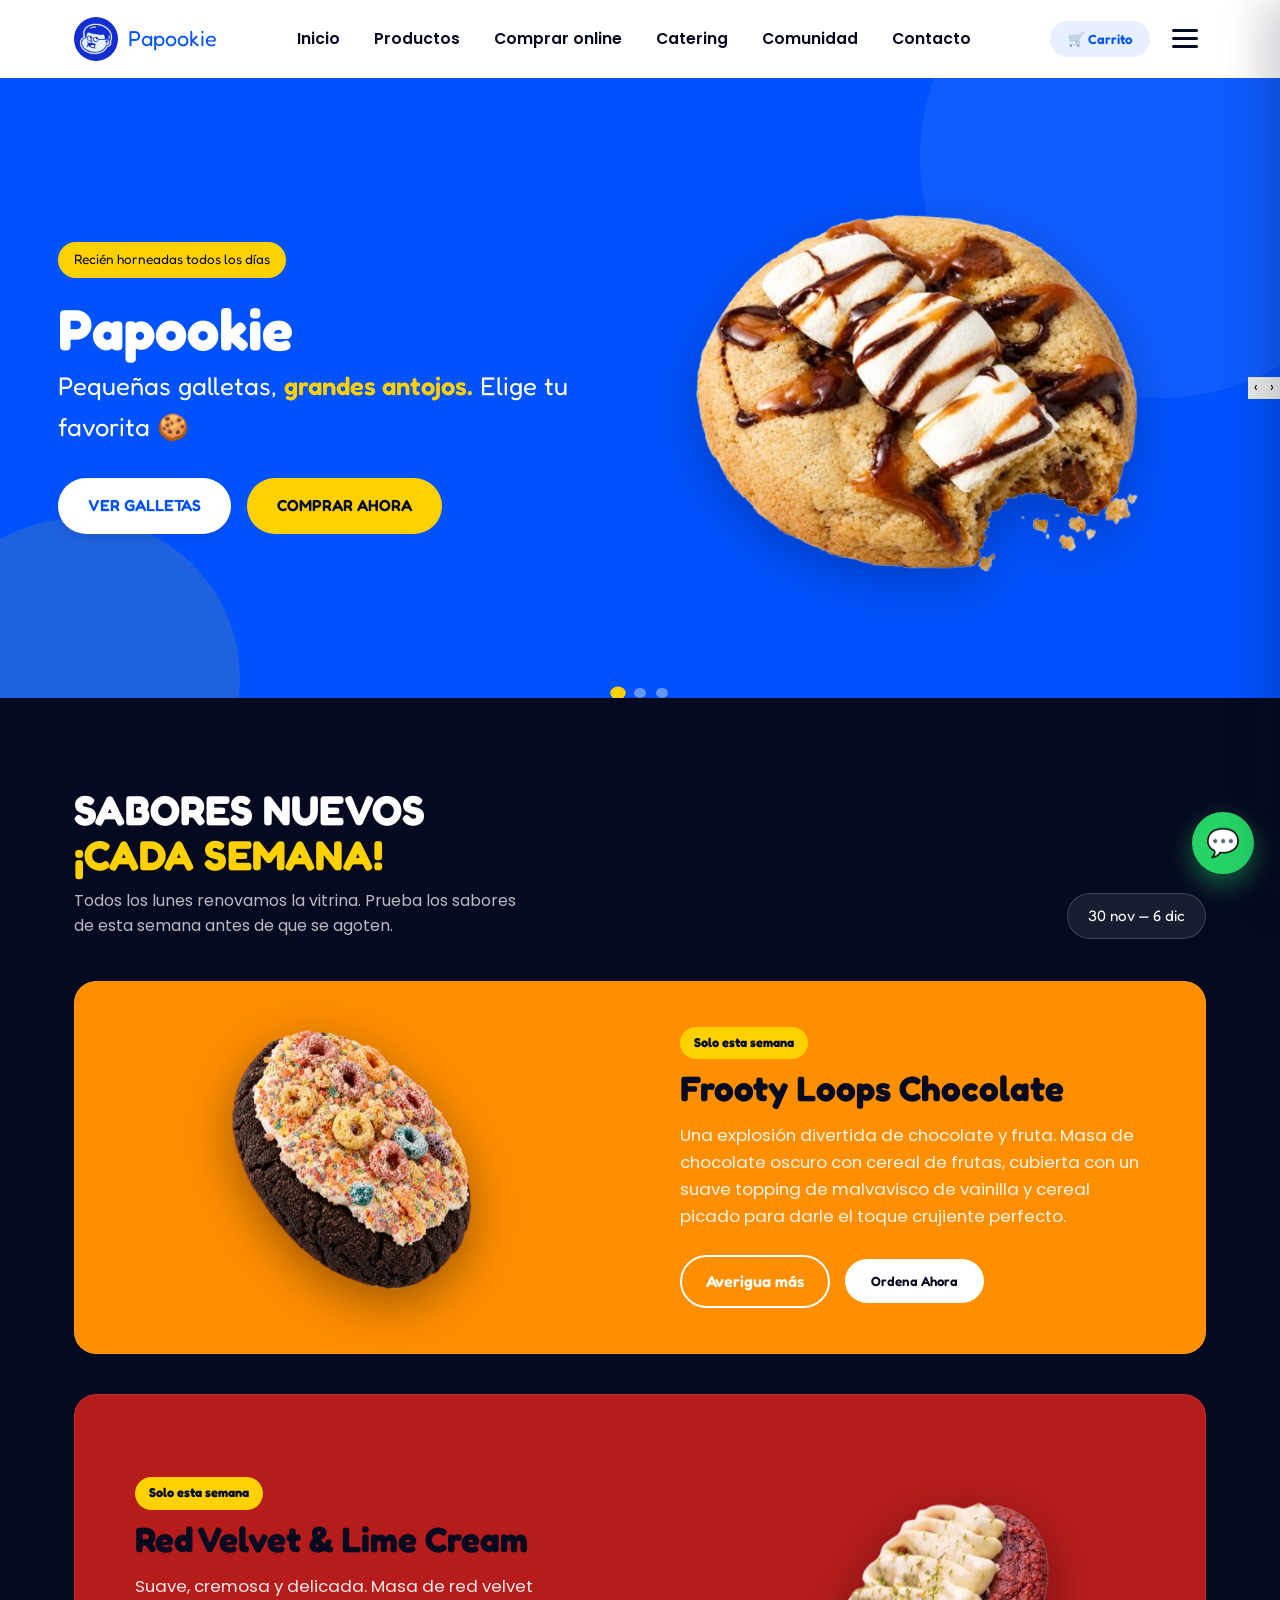
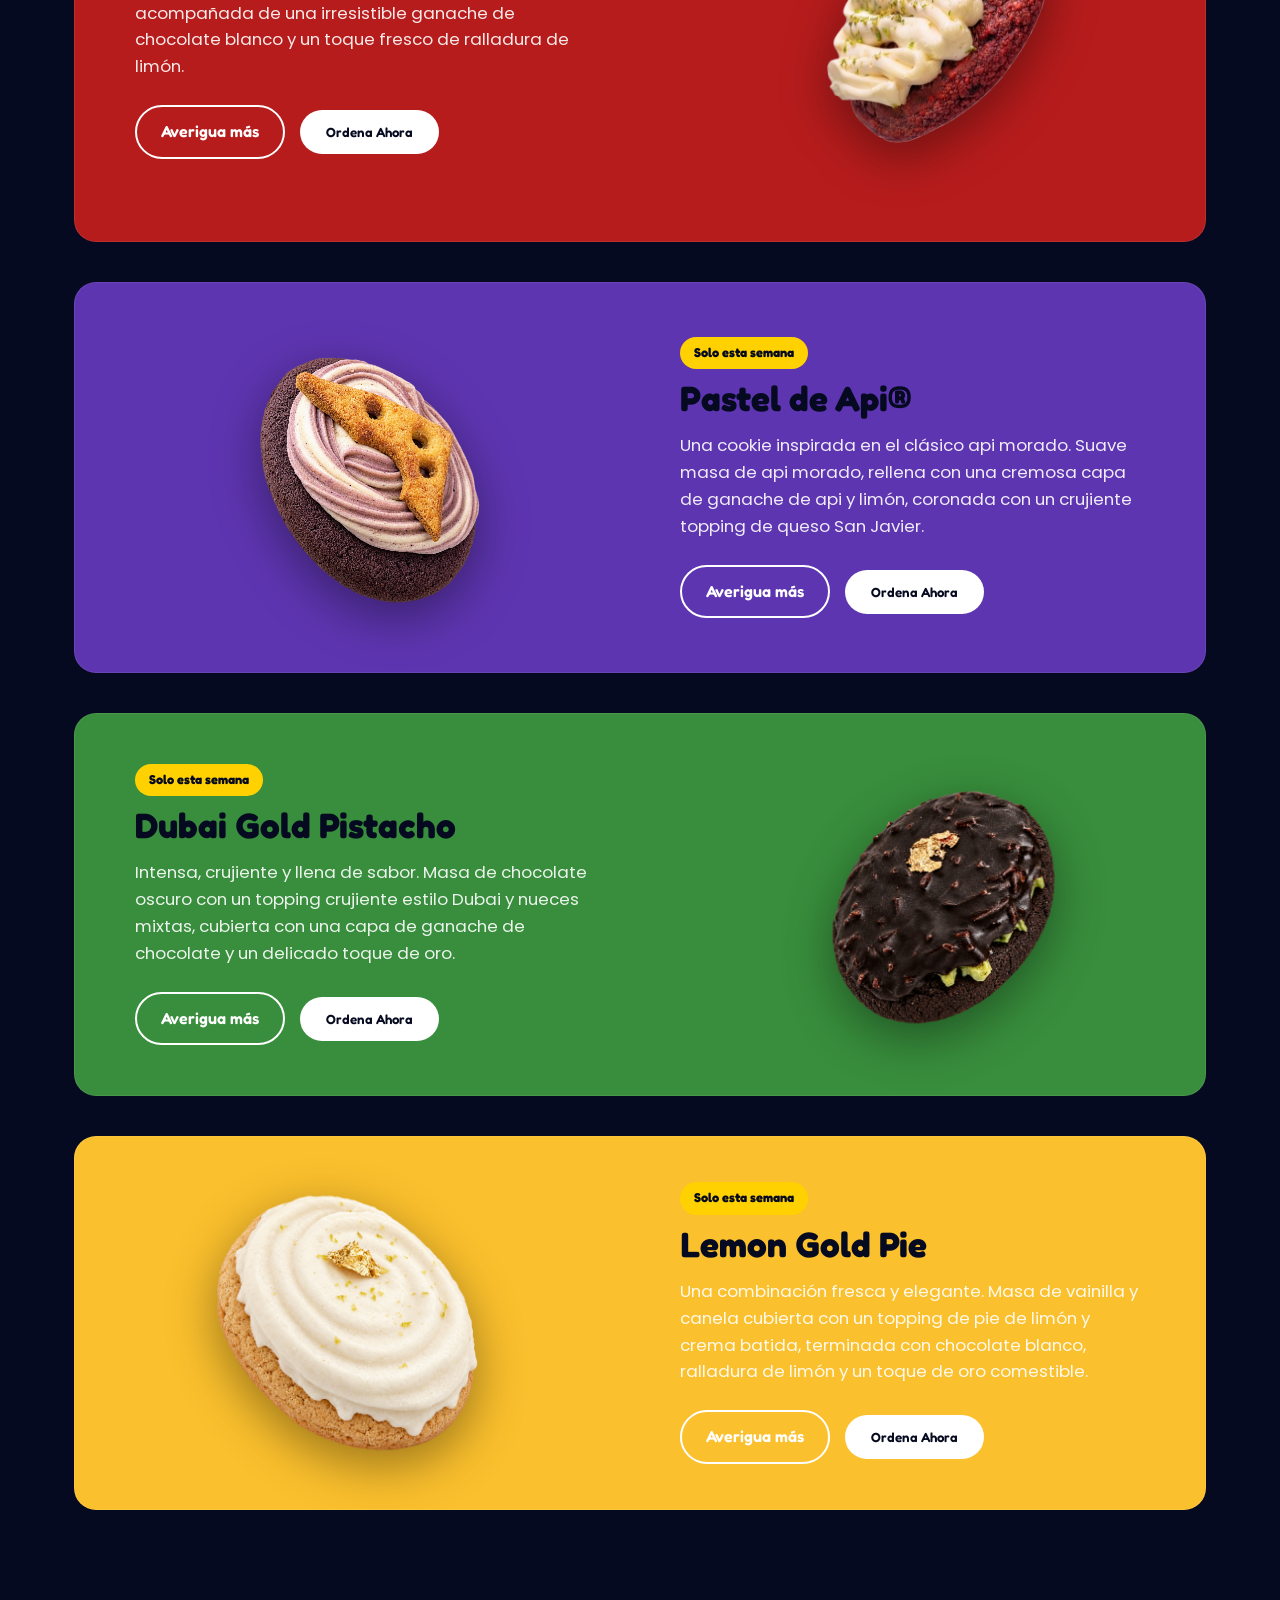
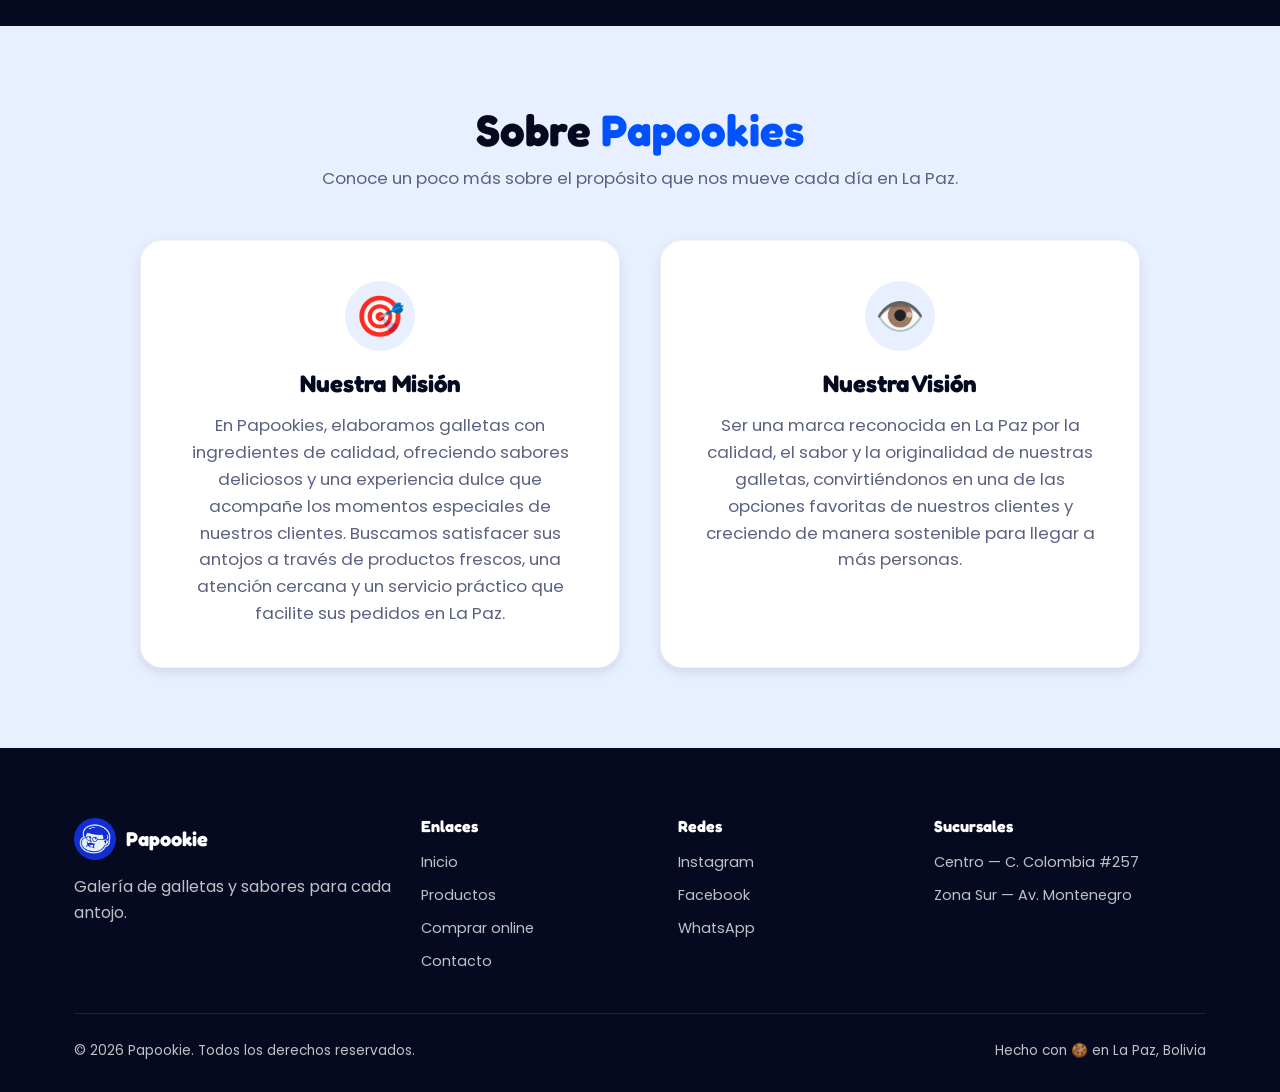
<file: index.html>
<!doctype html>
<html lang="es">

<head>
  <meta charset="UTF-8" />
  <meta name="viewport" content="width=device-width, initial-scale=1.0" />
  <title>Papookie | Galletas recién horneadas</title>
  <meta name="description"
    content="Tienda online de Papookie: galletas recién horneadas para pedir por delivery o recoger en sucursal. Descubre nuestros sabores clásicos y los sabores nuevos de cada semana." />
  <link rel="stylesheet" href="style.css" />
</head>

<body>
  <!-- =========================================================
     NAV
     ========================================================= -->
  <header class="nav" id="nav-principal">
    <div class="contenedor">
      <a href="index.html" class="nav-marca">
        <img src="img/logo.png" alt="Logo Papookie" />
        <span>Papookie</span>
      </a>

      <nav class="nav-enlaces" id="nav-enlaces">
        <a href="index.html">Inicio</a>
        <a href="productos.html">Productos</a>
        <a href="comprar.html">Comprar online</a>
        <a href="catering.html">Catering</a>
        <a href="comunidad.html">Comunidad</a>
        <a href="contacto.html">Contacto</a>
      </nav>

      <div class="nav-acciones">
        <button class="btn-carrito" onclick="abrirCarrito()" aria-label="Abrir carrito">
          🛒 Carrito
          <span id="contador-carrito" class="carrito-contador oculto">0</span>
        </button>
        <button class="hamburguesa" id="btn-hamburguesa" aria-label="Abrir menú">
          <span></span><span></span><span></span>
        </button>
      </div>
    </div>
  </header>

  <!-- =========================================================
     HERO
     ========================================================= -->
  <section class="hero" id="inicio">
    <div class="hero-slider">
      <div class="hero-slide activa">
        <div class="contenedor">
          <div class="hero-texto">
            <span class="hero-etiqueta">Recién horneadas todos los días</span>
            <h1 class="hero-titulo-adaptable">Papookie</h1>
            <p class="hero-frase">
              Pequeñas galletas, <b>grandes antojos.</b> Elige tu favorita 🍪
            </p>
            <div class="hero-botones">
              <a href="productos.html" class="btn btn-primario">VER GALLETAS</a>
              <a href="comprar.html" class="btn btn-acento">COMPRAR AHORA</a>
            </div>
          </div>
          <div class="hero-imagen">
            <img src="img/IMAGENES INICIO PAPOOKIE.png" alt="Galletas Papookie recién horneadas" />
          </div>
        </div>
      </div>

      <div class="hero-slide">
        <div class="contenedor">
          <div class="hero-texto">
            <span class="hero-etiqueta">Cada semana</span>
            <h1 class="hero-titulo-adaptable">Sabores nuevos</h1>
            <p class="hero-frase">
              Cada lunes llega un sabor distinto. <b>No te lo pierdas.</b>
            </p>
            <div class="hero-botones">
              <a href="#sabores-nuevos" class="btn btn-primario">DESCUBRIR SABORES</a>
            </div>
          </div>
          <div class="hero-imagen">
            <img src="img/IMAGENES INICIO PAPOOKIE (1).png" alt="Sabor nuevo de la semana" />
          </div>
        </div>
      </div>

      <div class="hero-slide">
        <div class="contenedor">
          <div class="hero-texto">
            <span class="hero-etiqueta">Delivery o recojo en sucursal</span>
            <h1 class="hero-titulo-adaptable">Pide en minutos</h1>
            <p class="hero-frase">
              Arma tu pedido online y <b>recíbelo por WhatsApp.</b>
            </p>
            <div class="hero-botones">
              <a href="comprar.html" class="btn btn-primario">HACER PEDIDO</a>
            </div>
          </div>
          <div class="hero-imagen">
            <img src="img/IMAGENES INICIO PAPOOKIE (2).png" alt="Galleta Papookie" />
          </div>
        </div>
      </div>

      <button class="hero-flecha hero-flecha--izq" id="hero-flecha-izq" aria-label="Anterior">
        ‹
      </button>
      <button class="hero-flecha hero-flecha--der" id="hero-flecha-der" aria-label="Siguiente">
        ›
      </button>

      <div class="hero-controles">
        <button class="activo" aria-label="Ir a la diapositiva 1"></button>
        <button aria-label="Ir a la diapositiva 2"></button>
        <button aria-label="Ir a la diapositiva 3"></button>
      </div>
    </div>
  </section>

  <!-- =========================================================
     SABORES NUEVOS (ROTACIÓN SEMANAL)
     ========================================================= -->
  <section class="sabores-nuevos" id="sabores-nuevos">
    <div class="contenedor">
      <div class="sabores-cabecera">
        <div>
          <h2>SABORES NUEVOS<br /><span>¡CADA SEMANA!</span></h2>
          <p>
            Todos los lunes renovamos la vitrina. Prueba los sabores de esta
            semana antes de que se agoten.
          </p>
        </div>
        <span class="semana-rango" id="rango-semana">Actualiza cada lunes</span>
      </div>

      <!-- Contenedor listo para inyectar las nuevas tarjetas horizontales con JS -->
      <div class="grid-sabores-semana" id="grid-sabores-semana">
        <!-- Se genera dinámicamente desde script.js -->
      </div>
    </div>
  </section>
  <!-- =========================================================
     SECCIÓN NOSOTROS (Misión y Visión)
     ========================================================= -->
  <section class="seccion nosotros" id="nosotros">
    <div class="contenedor">
      <div class="seccion-cabecera">
        <h2>Sobre <span>Papookies</span></h2>
        <p>Conoce un poco más sobre el propósito que nos mueve cada día en La Paz.</p>
      </div>

      <div class="nosotros-grid">
        <!-- Tarjeta Misión -->
        <div class="tarjeta-nosotros">
          <div class="icono-nosotros">🎯</div>
          <h3>Nuestra Misión</h3>
          <p>En Papookies, elaboramos galletas con ingredientes de calidad, ofreciendo sabores deliciosos y una
            experiencia dulce que acompañe los momentos especiales de nuestros clientes. Buscamos satisfacer sus antojos
            a través de productos frescos, una atención cercana y un servicio práctico que facilite sus pedidos en La
            Paz.</p>
        </div>

        <!-- Tarjeta Visión -->
        <div class="tarjeta-nosotros">
          <div class="icono-nosotros">👁️</div>
          <h3>Nuestra Visión</h3>
          <p>Ser una marca reconocida en La Paz por la calidad, el sabor y la originalidad de nuestras galletas,
            convirtiéndonos en una de las opciones favoritas de nuestros clientes y creciendo de manera sostenible para
            llegar a más personas.</p>
        </div>
      </div>
    </div>
  </section>
  <!-- =========================================================
     FOOTER
     ========================================================= -->
  <footer>
    <div class="contenedor">
      <div class="footer-grid">
        <div>
          <div class="footer-marca">
            <img src="img/logo.png" alt="Logo Papookie" />
            <span>Papookie</span>
          </div>
          <p>Galería de galletas y sabores para cada antojo.</p>
        </div>

        <div class="footer-col">
          <h4>Enlaces</h4>
          <ul>
            <li><a href="index.html">Inicio</a></li>
            <li><a href="productos.html">Productos</a></li>
            <li><a href="comprar.html">Comprar online</a></li>
            <li><a href="contacto.html">Contacto</a></li>
          </ul>
        </div>

        <div class="footer-col">
          <h4>Redes</h4>
          <ul>
            <li>
              <a href="https://www.instagram.com/papookie.bo/" target="_blank" rel="noopener">Instagram</a>
            </li>
            <li>
              <a href="https://www.facebook.com/p/Papookie-61582322795851/" target="_blank" rel="noopener">Facebook</a>
            </li>
            <li>
              <a href="#" id="whatsapp-footer" target="_blank" rel="noopener">WhatsApp</a>
            </li>
          </ul>
        </div>

        <div class="footer-col">
          <h4>Sucursales</h4>
          <ul>
            <li>Centro — C. Colombia #257</li>
            <li>Zona Sur — Av. Montenegro</li>
          </ul>
        </div>
      </div>

      <div class="footer-inferior">
        <span>© 2026 Papookie. Todos los derechos reservados.</span>
        <span>Hecho con 🍪 en La Paz, Bolivia</span>
      </div>
    </div>
  </footer>

  <!-- =========================================================
     BOTÓN FLOTANTE DE WHATSAPP (Solo en Inicio)
     ========================================================= -->
  <a href="#" id="whatsapp-flotante" class="whatsapp-flotante" aria-label="Escríbenos por WhatsApp" target="_blank"
    rel="noopener">💬</a>

  <!-- =========================================================
     PANEL DEL CARRITO (Se mantiene en todas las páginas)
     ========================================================= -->
  <div class="carrito-fondo" id="fondo-carrito" onclick="cerrarCarrito()"></div>
  <aside class="carrito-panel" id="panel-carrito">
    <div class="carrito-cabecera">
      <h3>Tu carrito 🛒</h3>
      <button onclick="cerrarCarrito()" aria-label="Cerrar carrito">×</button>
    </div>

    <div class="carrito-lista" id="lista-carrito">
      <!-- Se genera dinámicamente desde script.js -->
    </div>

    <div class="carrito-pie" id="pie-carrito">
      <div class="fila-total">
        <span>Total</span>
        <span id="total-carrito">Bs. 0</span>
      </div>
      <button class="btn btn-azul btn-block" onclick="irAComprarDesdeCarrito()">
        REALIZAR PEDIDO
      </button>
    </div>
  </aside>

  <script src="script.js"></script>
</body>

</html>
</file>
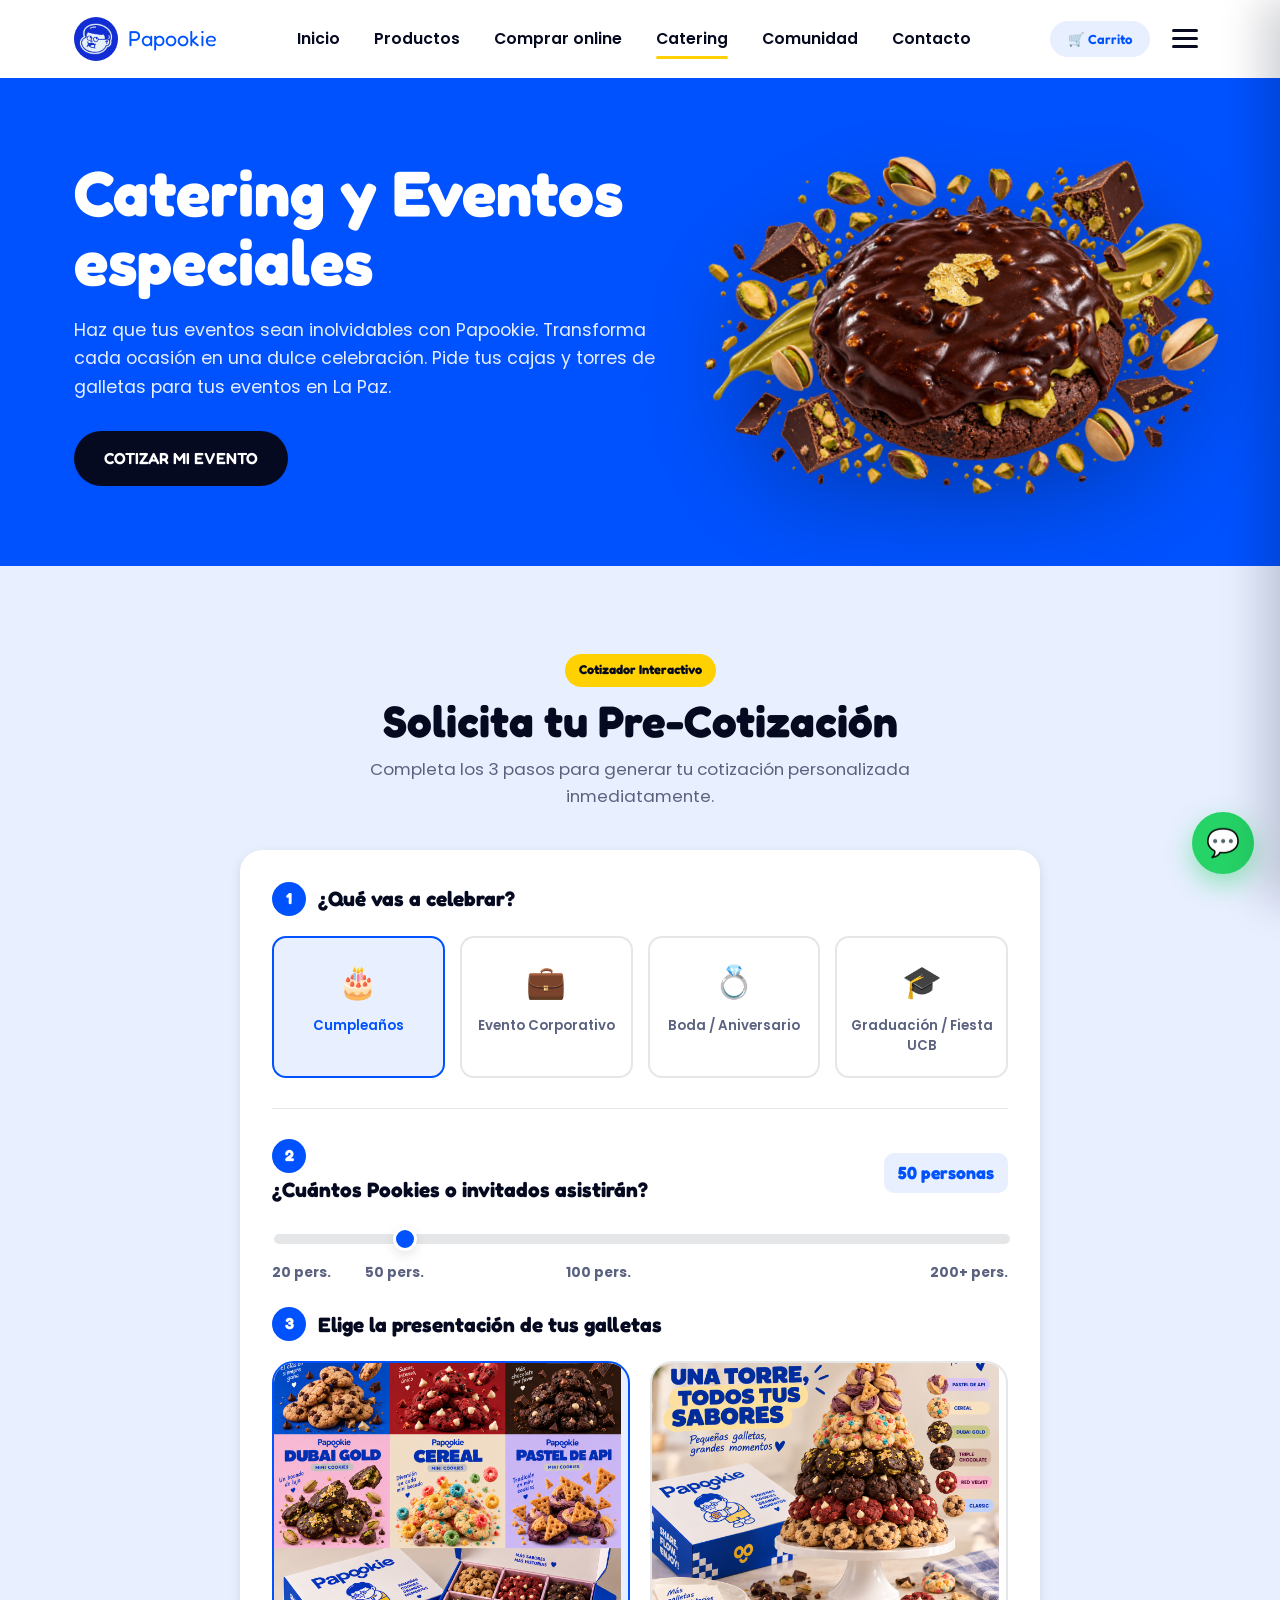
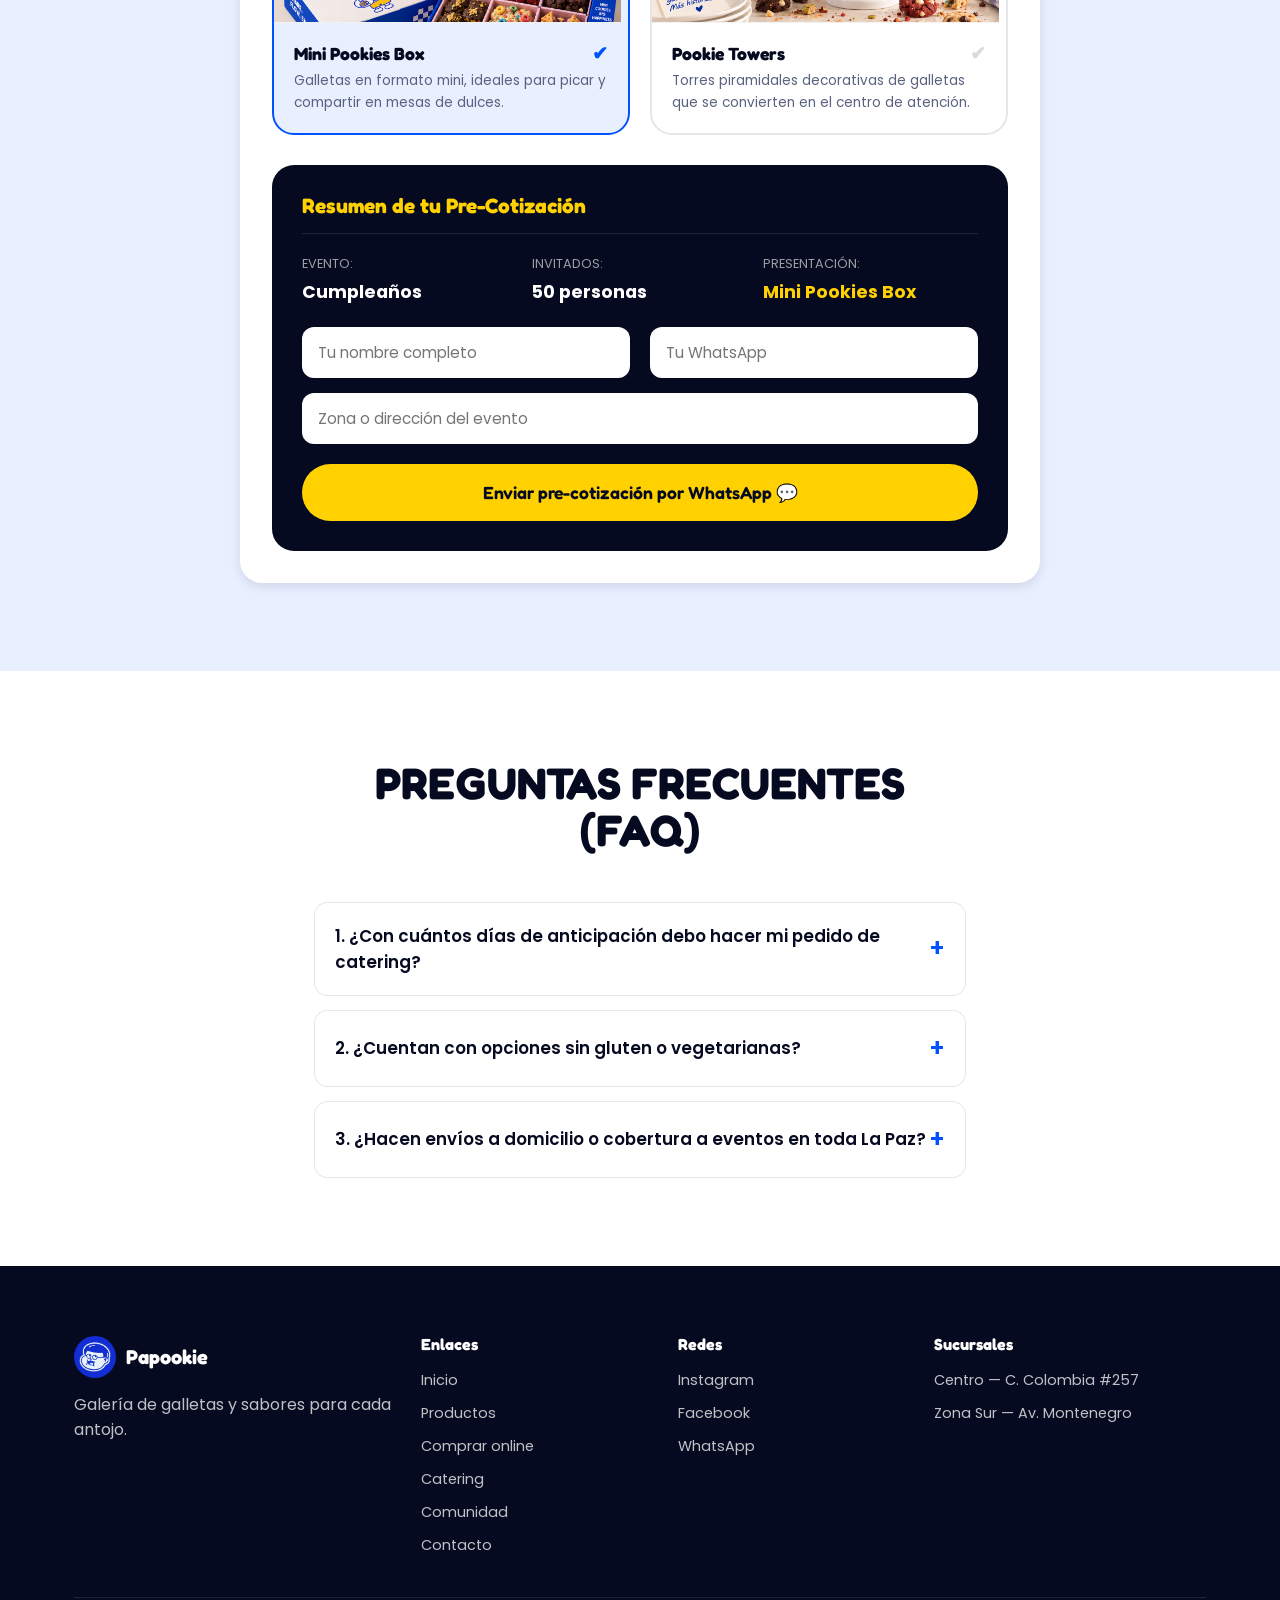
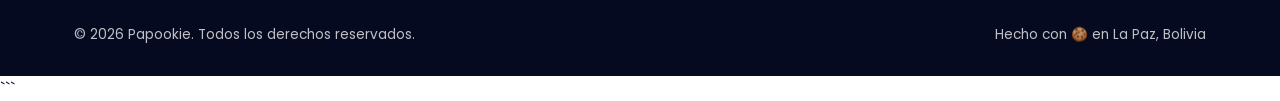
<file: catering.html>
<!DOCTYPE html>
<html lang="es">

<head>
  <meta charset="UTF-8">
  <meta name="viewport" content="width=device-width, initial-scale=1.0">
  <title>Catering y Eventos Especiales | Papookie</title>
  <link rel="stylesheet" href="style.css">
</head>

<body>
  <!-- NAV -->
  <header class="nav" id="nav-principal">
    <div class="contenedor">
      <a href="index.html" class="nav-marca">
        <img src="img/logo.png" alt="Logo Papookie">
        <span>Papookie</span>
      </a>
      <nav class="nav-enlaces" id="nav-enlaces">
        <a href="index.html">Inicio</a>
        <a href="productos.html">Productos</a>
        <a href="comprar.html">Comprar online</a>
        <a href="catering.html" class="activo">Catering</a>
        <a href="comunidad.html">Comunidad</a>
        <a href="contacto.html">Contacto</a>
      </nav>
      <div class="nav-acciones">
        <button class="btn-carrito" onclick="abrirCarrito()">
          🛒 Carrito <span id="contador-carrito" class="carrito-contador oculto">0</span>
        </button>
        <button class="hamburguesa" id="btn-hamburguesa">
          <span></span><span></span><span></span>
        </button>
      </div>
    </div>
  </header>

  <!-- HERO CATERING -->
  <section class="hero-catering">
    <div class="contenedor">
      <div class="hero-catering-grid">
        <div class="hero-catering-texto">
          <h1>Catering y Eventos especiales</h1>
          <p>Haz que tus eventos sean inolvidables con Papookie. Transforma cada ocasión en una dulce celebración. Pide
            tus cajas y torres de galletas para tus eventos en La Paz.</p>
          <a href="#cotizador" class="btn btn-oscuro">COTIZAR MI EVENTO</a>
        </div>
        <div class="hero-catering-imagen">
          <!-- Puedes cambiar esta imagen por la que prefieras -->
          <img src="img/GALLETA CATERING.png" alt="Catering Papookie" class="img-flotante-catering">
        </div>
      </div>
    </div>
  </section>

  <!-- COTIZADOR INTERACTIVO -->
  <section class="seccion" id="cotizador" style="background: var(--azul-suave);">
    <div class="contenedor">
      <div class="seccion-cabecera" style="margin-bottom: 40px;">
        <span class="etiqueta-semana">Cotizador Interactivo</span>
        <h2 style="margin-top: 10px;">Solicita tu Pre-Cotización</h2>
        <p>Completa los 3 pasos para generar tu cotización personalizada inmediatamente.</p>
      </div>

      <div class="panel panel-catering">
        <!-- PASO 1: TIPO DE EVENTO -->
        <div class="paso-contenedor">
          <label class="titulo-paso-interactivo">
            <span class="paso-numero">1</span> ¿Qué vas a celebrar?
          </label>
          <div class="grid-botones-evento">
            <button type="button" onclick="seleccionarEvento('Cumpleaños', this)" class="btn-evento activo">
              <span class="emoji-evento">🎂</span>
              <span>Cumpleaños</span>
            </button>
            <button type="button" onclick="seleccionarEvento('Evento Corporativo', this)" class="btn-evento">
              <span class="emoji-evento">💼</span>
              <span>Evento Corporativo</span>
            </button>
            <button type="button" onclick="seleccionarEvento('Boda / Aniversario', this)" class="btn-evento">
              <span class="emoji-evento">💍</span>
              <span>Boda / Aniversario</span>
            </button>
            <button type="button" onclick="seleccionarEvento('Graduación / Fiesta UCB', this)" class="btn-evento">
              <span class="emoji-evento">🎓</span>
              <span>Graduación / Fiesta UCB</span>
            </button>
          </div>
        </div>

        <hr class="divisor-formulario">
        <!-- PASO 2: CANTIDAD DE INVITADOS (Barra fluida y alineada) -->
        <div class="paso-contenedor">
          <label class="titulo-paso-interactivo flex-between">
            <div><span class="paso-numero">2</span> ¿Cuántos Pookies o invitados asistirán?</div>
            <span id="display-invitados" class="badge-invitados">50 personas</span>
          </label>
          <div class="rango-contenedor">
            <input type="range" id="rango-invitados" min="20" max="200" step="5" value="50"
              oninput="actualizarInvitados(this.value)">
            <div class="etiquetas-posicionadas">
              <span style="left: 0%;">20 pers.</span>
              <span style="left: 16.6%;">50 pers.</span>
              <span style="left: 44.4%;">100 pers.</span>
              <span style="left: 100%; transform: translateX(-100%);">200+ pers.</span>
            </div>
          </div>
        </div>

        <!-- PASO 3: PRESENTACIÓN -->
        <div class="paso-contenedor">
          <label class="titulo-paso-interactivo">
            <span class="paso-numero">3</span> Elige la presentación de tus galletas
          </label>
          <div class="grid-presentacion">
            <!-- Opción A -->
            <div onclick="seleccionarPresentacion('Mini Pookies Box', this)" class="tarjeta-presentacion activa">
              <div class="img-presentacion">
                <img src="img/MINI GALLETAS.png" alt="Mini Pookies Box"
                  onerror="this.src='https://placehold.co/400x250/0052FF/FFFFFF?text=MINI+POOKIES+BOX'">
              </div>
              <div class="info-presentacion">
                <h4>Mini Pookies Box <span class="icono-check check-activo">✔</span></h4>
                <p>Galletas en formato mini, ideales para picar y compartir en mesas de dulces.</p>
              </div>
            </div>
            <!-- Opción B -->
            <div onclick="seleccionarPresentacion('Pookie Towers', this)" class="tarjeta-presentacion">
              <div class="img-presentacion">
                <img src="img/TORRE DE GALLETAS.png" alt="Pookie Towers"
                  onerror="this.src='https://placehold.co/400x250/FFC700/0052FF?text=POOKIE+TOWERS'">
              </div>
              <div class="info-presentacion">
                <h4>Pookie Towers <span class="icono-check">✔</span></h4>
                <p>Torres piramidales decorativas de galletas que se convierten en el centro de atención.</p>
              </div>
            </div>
          </div>
        </div>

        <!-- RESUMEN Y DATOS FINALES -->
        <div class="resumen-cotizacion">
          <h3 class="titulo-resumen">Resumen de tu Pre-Cotización</h3>
          <div class="grid-resumen-tags">
            <div class="tag-resumen"><span>Evento:</span> <strong id="resumen-evento">Cumpleaños</strong></div>
            <div class="tag-resumen"><span>Invitados:</span> <strong id="resumen-invitados">50 personas</strong></div>
            <div class="tag-resumen"><span>Presentación:</span> <strong id="resumen-presentacion"
                style="color: var(--amarillo);">Mini Pookies Box</strong></div>
          </div>

          <div class="form-grid-2" style="margin-top: 20px;">
            <input type="text" id="cat-nombre" placeholder="Tu nombre completo" class="input-cotizador" required>
            <input type="tel" id="cat-whatsapp" placeholder="Tu WhatsApp" class="input-cotizador" required>
          </div>
          <input type="text" id="cat-direccion" placeholder="Zona o dirección del evento" class="input-cotizador"
            style="width: 100%; margin-top: 15px;" required>

          <button onclick="enviarCotizacionWhatsApp()" class="btn btn-acento btn-block"
            style="margin-top: 20px; font-size: 1.1rem; padding: 18px;">
            Enviar pre-cotización por WhatsApp 💬
          </button>
        </div>

      </div>
    </div>
  </section>

  <!-- PREGUNTAS FRECUENTES (FAQ) -->
  <section class="seccion">
    <div class="contenedor contenedor-faq">
      <div class="seccion-cabecera">
        <h2>PREGUNTAS FRECUENTES (FAQ)</h2>
      </div>

      <div class="faq-lista">
        <div class="faq-item">
          <button class="faq-pregunta">1. ¿Con cuántos días de anticipación debo hacer mi pedido de catering? <span
              class="icono-faq">+</span></button>
          <div class="faq-respuesta">
            <p>Para garantizar la máxima frescura en tu evento, recomendamos realizar tu pedido con mínimo 5 a 7 días de
              anticipación. Si es un evento muy grande (+100 personas), ¡mientras antes nos avises, mejor coordinaremos
              cada detalle!</p>
          </div>
        </div>

        <div class="faq-item">
          <button class="faq-pregunta">2. ¿Cuentan con opciones sin gluten o vegetarianas? <span
              class="icono-faq">+</span></button>
          <div class="faq-respuesta">
            <p>Por el momento todas nuestras galletas contienen harina de trigo tradicional y derivados lácteos, por lo
              que no contamos con una línea certificada sin gluten o vegana. Sin embargo, estamos trabajando
              continuamente en nuestras recetas.</p>
          </div>
        </div>

        <div class="faq-item">
          <button class="faq-pregunta">3. ¿Hacen envíos a domicilio o cobertura a eventos en toda La Paz? <span
              class="icono-faq">+</span></button>
          <div class="faq-respuesta">
            <p>¡Sí! Contamos con envíos a domicilio diarios, y para eventos especiales coordinamos entregas
              personalizadas directamente en el lugar y horario de tu evento en toda la ciudad de La Paz y El Alto.</p>
          </div>
        </div>
      </div>
    </div>
  </section>

  <!-- FOOTER Y WHATSAPP FLOTANTE -->
  <footer>
    <div class="contenedor">
      <div class="footer-grid">
        <div>
          <div class="footer-marca"><img src="img/logo.png" alt="Logo Papookie"><span>Papookie</span></div>
          <p>Galería de galletas y sabores para cada antojo.</p>
        </div>
        <div class="footer-col">
          <h4>Enlaces</h4>
          <ul>
            <li><a href="index.html">Inicio</a></li>
            <li><a href="productos.html">Productos</a></li>
            <li><a href="comprar.html">Comprar online</a></li>
            <li><a href="catering.html">Catering</a></li>
            <li><a href="comunidad.html">Comunidad</a></li>
            <li><a href="contacto.html">Contacto</a></li>
          </ul>
        </div>
        <div class="footer-col">
          <h4>Redes</h4>
          <ul>
            <li><a href="https://www.instagram.com/papookie.bo/" target="_blank">Instagram</a></li>
            <li><a href="https://www.facebook.com/p/Papookie-61582322795851/" target="_blank">Facebook</a></li>
            <li><a href="#" id="whatsapp-footer" target="_blank">WhatsApp</a></li>
          </ul>
        </div>
        <div class="footer-col">
          <h4>Sucursales</h4>
          <ul>
            <li>Centro — C. Colombia #257</li>
            <li>Zona Sur — Av. Montenegro</li>
          </ul>
        </div>
      </div>
      <div class="footer-inferior">
        <span>© 2026 Papookie. Todos los derechos reservados.</span><span>Hecho con 🍪 en La Paz, Bolivia</span>
      </div>
    </div>
  </footer>
  <a href="#" id="whatsapp-flotante" class="whatsapp-flotante" target="_blank">💬</a>

  <!-- CARRITO LATERAL -->
  <div class="carrito-fondo" id="fondo-carrito" onclick="cerrarCarrito()"></div>
  <aside class="carrito-panel" id="panel-carrito">
    <div class="carrito-cabecera">
      <h3>Tu carrito 🛒</h3><button onclick="cerrarCarrito()">×</button>
    </div>
    <div class="carrito-lista" id="lista-carrito"></div>
    <div class="carrito-pie" id="pie-carrito">
      <div class="fila-total"><span>Total</span><span id="total-carrito">Bs. 0</span></div>
      <button class="btn btn-azul btn-block" onclick="irAComprarDesdeCarrito()">REALIZAR PEDIDO</button>
    </div>
  </aside>
  <script src="script.js"></script>
</body>

</html>
```<FollowUp>
  <ElicitationsGroup>
    <Elicitation intent="Verify integration of Catering functionality"
      text="¿Lograste guardar las imágenes `MINI GALLETAS.png` y `TORRE DE GALLETAS.png` en tu carpeta `img/` para que el cotizador se vea correctamente?" />
    <Elicitation intent="Proceed to final Community page review"
      text="Si el cotizador ya está funcionando como esperabas, ¿quieres que te pase también el archivo completo de `comunidad.html` para no tener que armarlo por partes?" />
  </ElicitationsGroup>
</FollowUp>
</file>
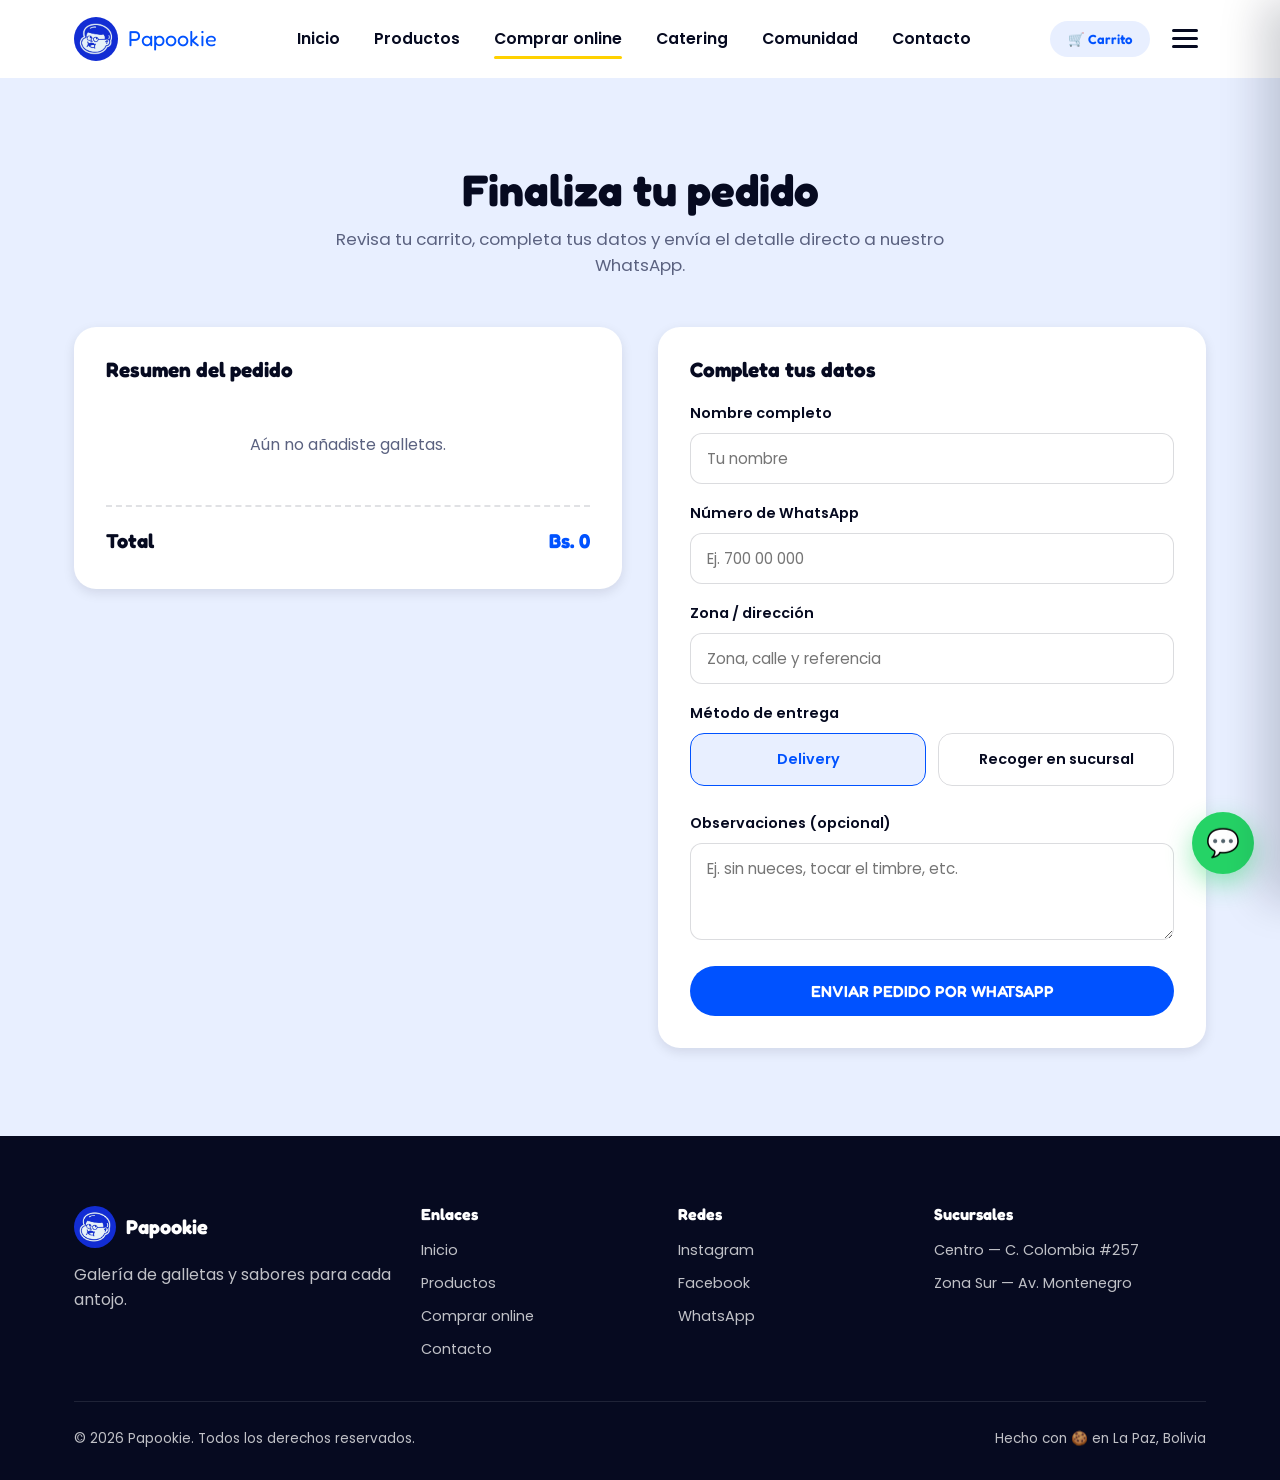
<file: comprar.html>
<!doctype html>
<html lang="es">

<head>
  <meta charset="UTF-8" />
  <meta name="viewport" content="width=device-width, initial-scale=1.0" />
  <title>Comprar Online | Papookie</title>
  <link rel="stylesheet" href="style.css" />
</head>

<body>
  <!-- NAV -->
  <header class="nav" id="nav-principal">
    <div class="contenedor">
      <a href="index.html" class="nav-marca">
        <img src="img/logo.png" alt="Logo Papookie" />
        <span>Papookie</span>
      </a>
      <nav class="nav-enlaces" id="nav-enlaces">
        <a href="index.html">Inicio</a>
        <a href="productos.html">Productos</a>
        <a href="comprar.html" class="activo">Comprar online</a>
        <a href="catering.html">Catering</a>
        <a href="comunidad.html">Comunidad</a>
        <a href="contacto.html">Contacto</a>
      </nav>
      <div class="nav-acciones">
        <button class="btn-carrito" onclick="abrirCarrito()" aria-label="Abrir carrito">
          🛒 Carrito
          <span id="contador-carrito" class="carrito-contador oculto">0</span>
        </button>
        <button class="hamburguesa" id="btn-hamburguesa" aria-label="Abrir menú">
          <span></span><span></span><span></span>
        </button>
      </div>
    </div>
  </header>

  <!-- COMPRAR ONLINE -->
  <section class="seccion comprar-online" id="comprar">
    <div class="contenedor">
      <div class="seccion-cabecera">
        <h2>Finaliza tu pedido</h2>
        <p>
          Revisa tu carrito, completa tus datos y envía el detalle directo a
          nuestro WhatsApp.
        </p>
      </div>

      <div class="comprar-grid">
        <div class="panel">
          <h3>Resumen del pedido</h3>
          <div id="resumen-pedido"></div>
          <div class="totales">
            <div class="fila-total">
              <span>Total</span>
              <span id="total-pedido">Bs. 0</span>
            </div>
          </div>
        </div>

        <div class="panel">
          <h3>Completa tus datos</h3>
          <form id="form-pedido">
            <div class="grupo-campo">
              <label for="campo-nombre">Nombre completo</label>
              <input type="text" id="campo-nombre" name="nombre" placeholder="Tu nombre" required />
            </div>
            <div class="grupo-campo">
              <label for="campo-whatsapp">Número de WhatsApp</label>
              <input type="tel" id="campo-whatsapp" name="whatsapp" placeholder="Ej. 700 00 000" required />
            </div>
            <div class="grupo-campo">
              <label for="campo-direccion">Zona / dirección</label>
              <input type="text" id="campo-direccion" name="direccion" placeholder="Zona, calle y referencia"
                required />
            </div>
            <div class="grupo-campo">
              <label>Método de entrega</label>
              <div class="opciones-entrega">
                <label class="opcion-entrega activa" data-valor="Delivery">
                  <input type="radio" name="entrega" value="Delivery" checked />
                  Delivery
                </label>
                <label class="opcion-entrega" data-valor="Recoger en sucursal">
                  <input type="radio" name="entrega" value="Recoger en sucursal" />
                  Recoger en sucursal
                </label>
              </div>
              <input type="hidden" id="campo-entrega" value="Delivery" />
            </div>
            <div class="grupo-campo">
              <label for="campo-observaciones">Observaciones (opcional)</label>
              <textarea id="campo-observaciones" name="observaciones" rows="3"
                placeholder="Ej. sin nueces, tocar el timbre, etc."></textarea>
            </div>
            <button type="submit" class="btn btn-azul btn-block">
              ENVIAR PEDIDO POR WHATSAPP
            </button>
          </form>
        </div>
      </div>
    </div>
  </section>

  <!-- FOOTER -->
  <!-- =========================================================
     FOOTER COMPLETO Y BOTÓN DE WHATSAPP (Aparece en todas las páginas)
     ========================================================= -->
  <footer>
    <div class="contenedor">
      <div class="footer-grid">
        <div>
          <div class="footer-marca">
            <img src="img/logo.png" alt="Logo Papookie" />
            <span>Papookie</span>
          </div>
          <p>Galería de galletas y sabores para cada antojo.</p>
        </div>

        <div class="footer-col">
          <h4>Enlaces</h4>
          <ul>
            <li><a href="index.html">Inicio</a></li>
            <li><a href="productos.html">Productos</a></li>
            <li><a href="comprar.html">Comprar online</a></li>
            <li><a href="contacto.html">Contacto</a></li>
          </ul>
        </div>

        <div class="footer-col">
          <h4>Redes</h4>
          <ul>
            <li>
              <a href="https://www.instagram.com/papookie.bo/" target="_blank" rel="noopener">Instagram</a>
            </li>
            <li>
              <a href="https://www.facebook.com/p/Papookie-61582322795851/" target="_blank" rel="noopener">Facebook</a>
            </li>
            <li>
              <a href="#" id="whatsapp-footer" target="_blank" rel="noopener">WhatsApp</a>
            </li>
          </ul>
        </div>

        <div class="footer-col">
          <h4>Sucursales</h4>
          <ul>
            <li>Centro — C. Colombia #257</li>
            <li>Zona Sur — Av. Montenegro</li>
          </ul>
        </div>
      </div>

      <div class="footer-inferior">
        <span>© 2026 Papookie. Todos los derechos reservados.</span>
        <span>Hecho con 🍪 en La Paz, Bolivia</span>
      </div>
    </div>
  </footer>

  <!-- BOTÓN FLOTANTE DE WHATSAPP -->
  <a href="#" id="whatsapp-flotante" class="whatsapp-flotante" aria-label="Escríbenos por WhatsApp" target="_blank"
    rel="noopener">💬</a>

  <!-- PANEL DEL CARRITO (Mismo de arriba) -->
  <div class="carrito-fondo" id="fondo-carrito" onclick="cerrarCarrito()"></div>
  <aside class="carrito-panel" id="panel-carrito">
    <div class="carrito-cabecera">
      <h3>Tu carrito 🛒</h3>
      <button onclick="cerrarCarrito()">×</button>
    </div>
    <div class="carrito-lista" id="lista-carrito"></div>
    <div class="carrito-pie" id="pie-carrito">
      <div class="fila-total">
        <span>Total</span><span id="total-carrito">Bs. 0</span>
      </div>
      <button class="btn btn-azul btn-block" onclick="cerrarCarrito()">
        ACTUALIZAR
      </button>
    </div>
  </aside>

  <script src="script.js"></script>
</body>

</html>
</file>
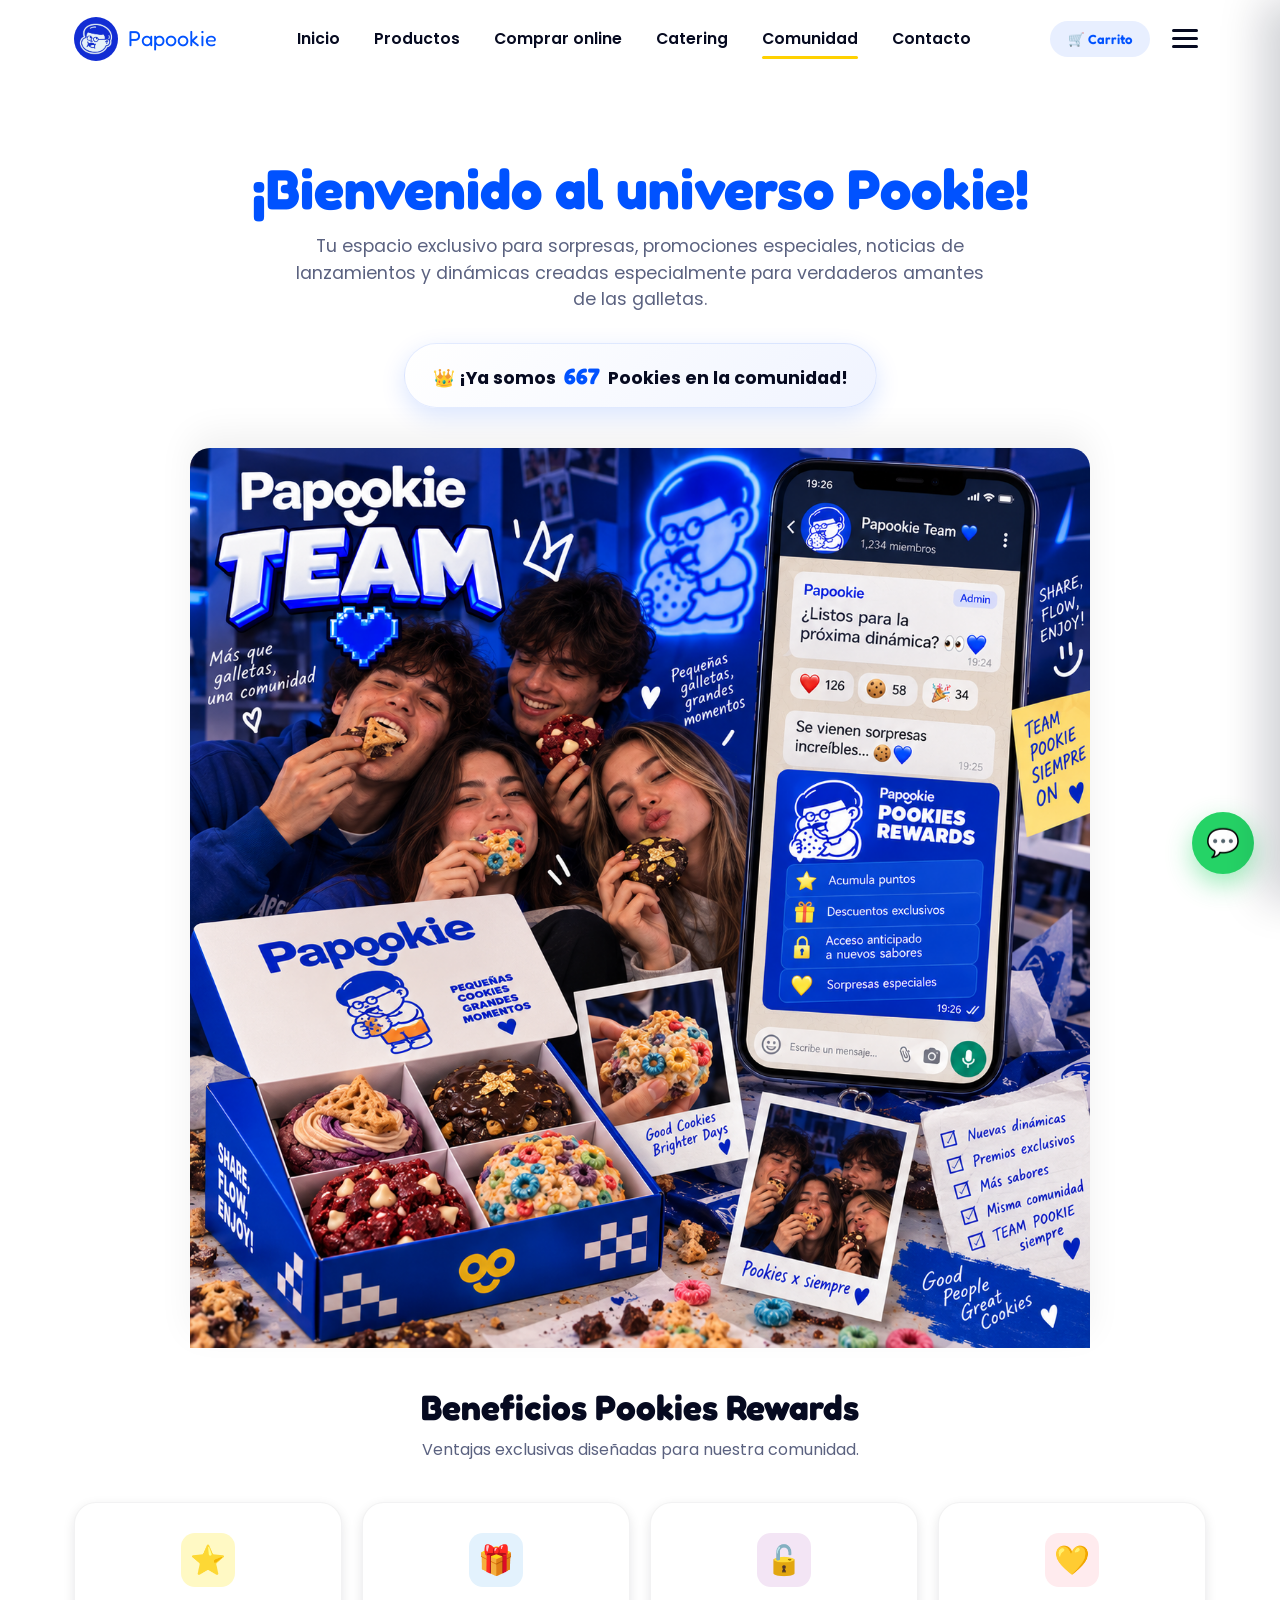
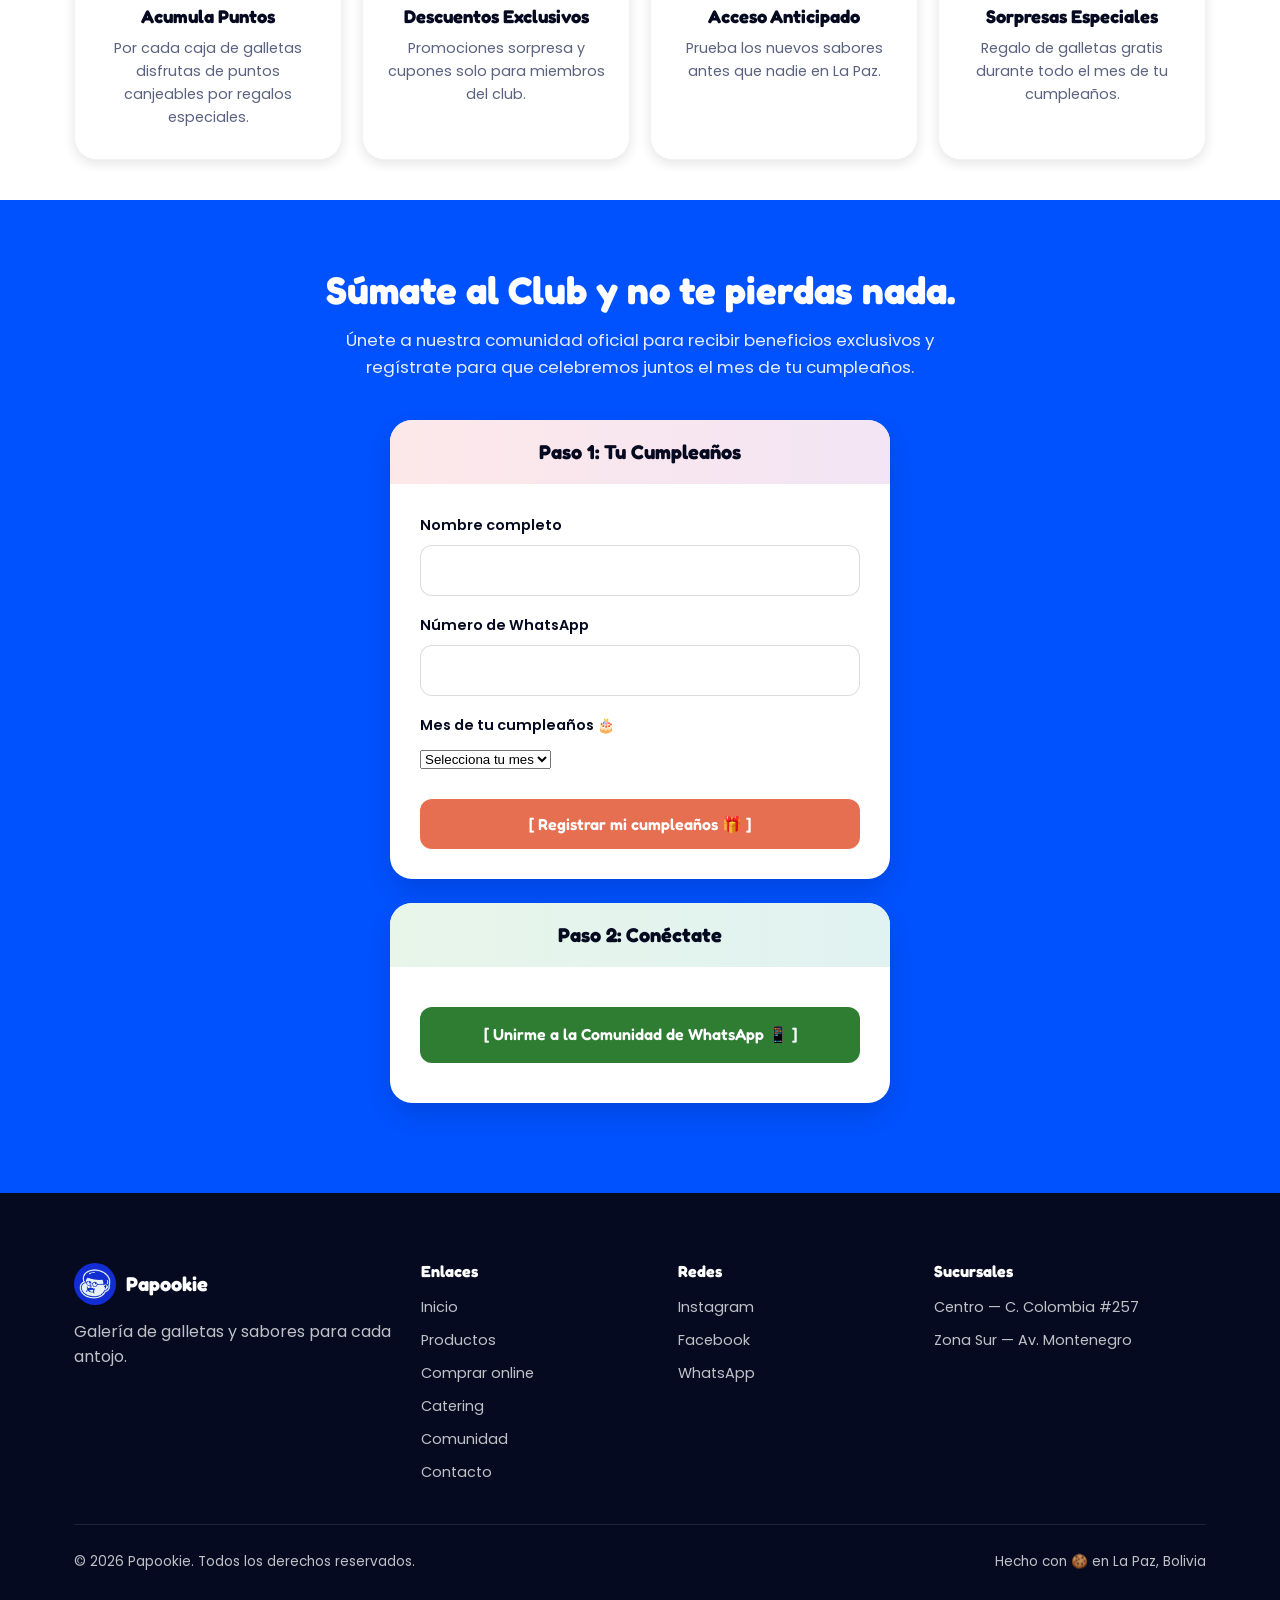
<file: comunidad.html>
<!doctype html>
<html lang="es">

<head>
  <meta charset="UTF-8" />
  <meta name="viewport" content="width=device-width, initial-scale=1.0" />
  <title>Comunidad Pookies | Papookie</title>
  <link rel="stylesheet" href="style.css" />
</head>

<body>
  <!-- NAV -->
  <header class="nav" id="nav-principal">
    <div class="contenedor">
      <a href="index.html" class="nav-marca">
        <img src="img/logo.png" alt="Logo Papookie" />
        <span>Papookie</span>
      </a>
      <nav class="nav-enlaces" id="nav-enlaces">
        <a href="index.html">Inicio</a>
        <a href="productos.html">Productos</a>
        <a href="comprar.html">Comprar online</a>
        <a href="catering.html">Catering</a>
        <a href="comunidad.html" class="activo">Comunidad</a>
        <a href="contacto.html">Contacto</a>
      </nav>
      <div class="nav-acciones">
        <button class="btn-carrito" onclick="abrirCarrito()">
          🛒 Carrito
          <span id="contador-carrito" class="carrito-contador oculto">0</span>
        </button>
        <button class="hamburguesa" id="btn-hamburguesa">
          <span></span><span></span><span></span>
        </button>
      </div>
    </div>
  </header>

  <!-- HERO COMUNIDAD -->
  <section class="hero-comunidad">
    <div class="contenedor text-center">
      <h1>¡Bienvenido al universo Pookie!</h1>
      <p>
        Tu espacio exclusivo para sorpresas, promociones especiales, noticias
        de lanzamientos y dinámicas creadas especialmente para verdaderos
        amantes de las galletas.
      </p>

      <div class="badge-comunidad">
        👑 ¡Ya somos <span id="contador-pookies">667</span> Pookies en la
        comunidad!
      </div>

      <div class="imagen-comunidad-wrapper">
        <!-- Asegúrate de tener una foto llamativa llamada comunidad.png en tu carpeta img -->
        <img src="img/comunidad.png " alt="Comunidad Papookie TEAM" />
      </div>
    </div>
  </section>

  <!-- BENEFICIOS POOKIES REWARDS -->
  <section class="seccion" style="padding-top: 40px; padding-bottom: 40px;">
    <div class="contenedor text-center">
      <h2 style="font-size: 2.2rem; margin-bottom: 10px;">Beneficios Pookies Rewards</h2>
      <p style="color: var(--texto-suave); margin-bottom: 40px;">Ventajas exclusivas diseñadas para nuestra comunidad.
      </p>

      <div class="grid-beneficios">
        <div class="tarjeta-beneficio">
          <div class="icono-beneficio" style="background: #FFF9C4; color: #FBC02D;">⭐</div>
          <h3>Acumula Puntos</h3>
          <p>Por cada caja de galletas disfrutas de puntos canjeables por regalos especiales.</p>
        </div>
        <div class="tarjeta-beneficio">
          <div class="icono-beneficio" style="background: #E3F2FD; color: #1E88E5;">🎁</div>
          <h3>Descuentos Exclusivos</h3>
          <p>Promociones sorpresa y cupones solo para miembros del club.</p>
        </div>
        <div class="tarjeta-beneficio">
          <div class="icono-beneficio" style="background: #F3E5F5; color: #8E24AA;">🔓</div>
          <h3>Acceso Anticipado</h3>
          <p>Prueba los nuevos sabores antes que nadie en La Paz.</p>
        </div>
        <div class="tarjeta-beneficio">
          <div class="icono-beneficio" style="background: #FFEBEE; color: #E53935;">💛</div>
          <h3>Sorpresas Especiales</h3>
          <p>Regalo de galletas gratis durante todo el mes de tu cumpleaños.</p>
        </div>
      </div>
    </div>
  </section>

  <!-- SECCIÓN DE REGISTRO Y CLUB -->
  <section class="registro-comunidad">
    <div class="contenedor text-center">
      <h2>Súmate al Club y no te pierdas nada.</h2>
      <p>
        Únete a nuestra comunidad oficial para recibir beneficios exclusivos y
        regístrate para que celebremos juntos el mes de tu cumpleaños.
      </p>

      <div class="contenedor-tarjetas-club">
        <!-- PASO 1: CUMPLEAÑOS -->
        <div class="tarjeta-paso">
          <div class="paso-cabecera paso-rosado">Paso 1: Tu Cumpleaños</div>
          <div class="paso-contenido">
            <form id="form-cumpleanos">
              <div class="grupo-campo text-left">
                <label>Nombre completo</label>
                <input type="text" id="cumple-nombre" required />
              </div>
              <div class="grupo-campo text-left">
                <label>Número de WhatsApp</label>
                <input type="tel" id="cumple-whatsapp" required />
              </div>
              <div class="grupo-campo text-left">
                <label>Mes de tu cumpleaños 🎂</label>
                <select id="cumple-mes" required>
                  <option value="" disabled selected>
                    Selecciona tu mes
                  </option>
                  <option value="Enero">Enero</option>
                  <option value="Febrero">Febrero</option>
                  <option value="Marzo">Marzo</option>
                  <option value="Abril">Abril</option>
                  <option value="Mayo">Mayo</option>
                  <option value="Junio">Junio</option>
                  <option value="Julio">Julio</option>
                  <option value="Agosto">Agosto</option>
                  <option value="Septiembre">Septiembre</option>
                  <option value="Octubre">Octubre</option>
                  <option value="Noviembre">Noviembre</option>
                  <option value="Diciembre">Diciembre</option>
                </select>
              </div>
              <button type="submit" class="btn btn-coral">
                [ Registrar mi cumpleaños 🎁 ]
              </button>
              <div class="mensaje-exito oculto" id="mensaje-exito-cumple">
                ¡Genial! Ya estás registrado/a. Puedes obtener una sorpresa
                especial en el mes de tu cumple.
              </div>
            </form>
          </div>
        </div>

        <!-- PASO 2: COMUNIDAD WHATSAPP -->
        <div class="tarjeta-paso">
          <div class="paso-cabecera paso-verde">Paso 2: Conéctate</div>
          <div class="paso-contenido" style="padding: 40px 30px">
            <!-- Pega el enlace real de tu grupo/comunidad de WhatsApp en el href -->
            <a href="https://chat.whatsapp.com/TU_ENLACE_AQUI" target="_blank" class="btn btn-whatsapp-verde">
              [ Unirme a la Comunidad de WhatsApp 📱 ]
            </a>
          </div>
        </div>
      </div>
    </div>
  </section>

  <!-- FOOTER Y WHATSAPP FLOTANTE -->
  <footer>
    <div class="contenedor">
      <div class="footer-grid">
        <div>
          <div class="footer-marca">
            <img src="img/logo.png" alt="Logo Papookie" /><span>Papookie</span>
          </div>
          <p>Galería de galletas y sabores para cada antojo.</p>
        </div>
        <div class="footer-col">
          <h4>Enlaces</h4>
          <ul>
            <li><a href="index.html">Inicio</a></li>
            <li><a href="productos.html">Productos</a></li>
            <li><a href="comprar.html">Comprar online</a></li>
            <li><a href="catering.html">Catering</a></li>
            <li><a href="comunidad.html">Comunidad</a></li>
            <li><a href="contacto.html">Contacto</a></li>
          </ul>
        </div>
        <div class="footer-col">
          <h4>Redes</h4>
          <ul>
            <li>
              <a href="https://www.instagram.com/papookie.bo/" target="_blank">Instagram</a>
            </li>
            <li>
              <a href="https://www.facebook.com/p/Papookie-61582322795851/" target="_blank">Facebook</a>
            </li>
            <li>
              <a href="#" id="whatsapp-footer" target="_blank">WhatsApp</a>
            </li>
          </ul>
        </div>
        <div class="footer-col">
          <h4>Sucursales</h4>
          <ul>
            <li>Centro — C. Colombia #257</li>
            <li>Zona Sur — Av. Montenegro</li>
          </ul>
        </div>
      </div>
      <div class="footer-inferior">
        <span>© 2026 Papookie. Todos los derechos reservados.</span><span>Hecho con 🍪 en La Paz, Bolivia</span>
      </div>
    </div>
  </footer>
  <a href="#" id="whatsapp-flotante" class="whatsapp-flotante" target="_blank">💬</a>

  <!-- PANEL DEL CARRITO -->
  <div class="carrito-fondo" id="fondo-carrito" onclick="cerrarCarrito()"></div>
  <aside class="carrito-panel" id="panel-carrito">
    <div class="carrito-cabecera">
      <h3>Tu carrito 🛒</h3>
      <button onclick="cerrarCarrito()">×</button>
    </div>
    <div class="carrito-lista" id="lista-carrito"></div>
    <div class="carrito-pie" id="pie-carrito">
      <div class="fila-total">
        <span>Total</span><span id="total-carrito">Bs. 0</span>
      </div>
      <button class="btn btn-azul btn-block" onclick="irAComprarDesdeCarrito()">
        REALIZAR PEDIDO
      </button>
    </div>
  </aside>
  <script src="script.js"></script>
</body>

</html>
</file>
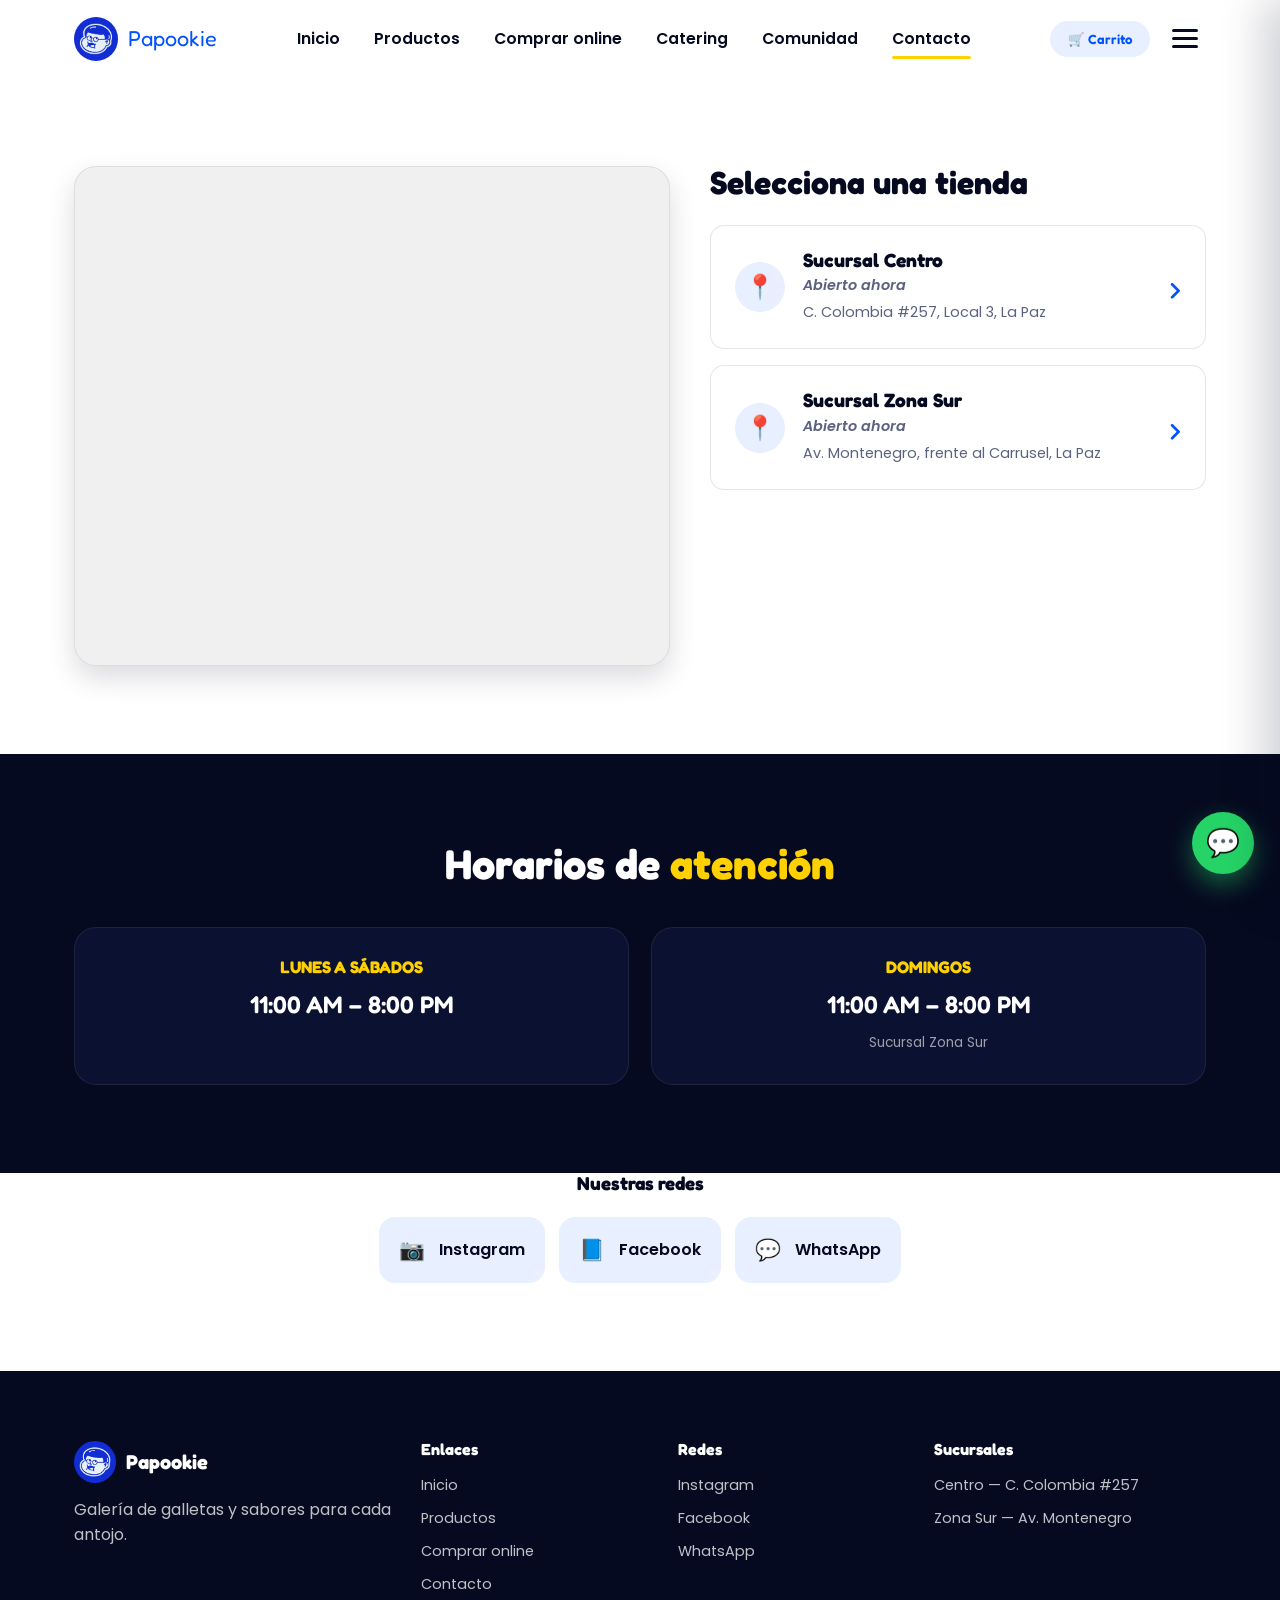
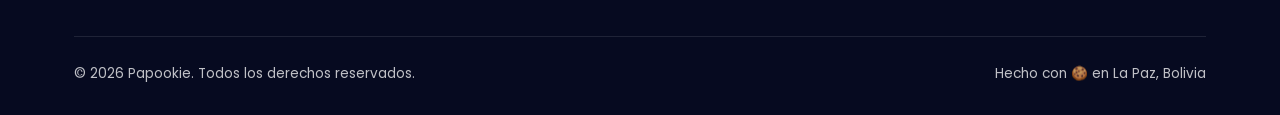
<file: contacto.html>
<!doctype html>
<html lang="es">

<head>
  <meta charset="UTF-8" />
  <meta name="viewport" content="width=device-width, initial-scale=1.0" />
  <title>Contacto y Tiendas | Papookie</title>
  <link rel="stylesheet" href="style.css" />
</head>

<body>
  <!-- NAV -->
  <header class="nav" id="nav-principal">
    <div class="contenedor">
      <a href="index.html" class="nav-marca">
        <img src="img/logo.png" alt="Logo Papookie" />
        <span>Papookie</span>
      </a>
      <nav class="nav-enlaces" id="nav-enlaces">
        <a href="index.html">Inicio</a>
        <a href="productos.html">Productos</a>
        <a href="comprar.html">Comprar online</a>
        <a href="catering.html">Catering</a>
        <a href="comunidad.html">Comunidad</a>
        <a href="contacto.html" class="activo">Contacto</a>
      </nav>
      <div class="nav-acciones">
        <button class="btn-carrito" onclick="abrirCarrito()">
          🛒 Carrito
          <span id="contador-carrito" class="carrito-contador oculto">0</span>
        </button>
        <button class="hamburguesa" id="btn-hamburguesa">
          <span></span><span></span><span></span>
        </button>
      </div>
    </div>
  </header>

  <!-- SELECCIONA UNA TIENDA (NUEVO DISEÑO MAPA) -->
  <section class="seccion" id="encuentranos">
    <div class="contenedor">
      <div class="mapa-tiendas-grid">
        <!-- Columna Izquierda: Mapa -->
        <div class="mapa-contenedor">
          <!-- Incrustamos el mapa apuntando exactamente a La Paz, Bolivia con pin en la Sucursal Centro -->
          <iframe
            src="https://maps.google.com/maps?q=Calle+Colombia+257,+La+Paz,+Bolivia&t=&z=15&ie=UTF8&iwloc=&output=embed"
            width="100%" height="100%" style="border: 0" allowfullscreen="" loading="lazy"
            referrerpolicy="no-referrer-when-downgrade">
          </iframe>
        </div>

        <!-- Columna Derecha: Lista de Tiendas -->
        <div class="tiendas-lista">
          <h2>Selecciona una tienda</h2>

          <a href="https://maps.google.com/?q=C.+Colombia+257,+La+Paz,+Bolivia" target="_blank"
            class="tarjeta-tienda-link">
            <div class="tarjeta-tienda">
              <div class="tienda-icono">📍</div>
              <div class="tienda-info">
                <h3>Sucursal Centro</h3>
                <p class="estado-tienda"><i>Abierto ahora</i></p>
                <p>C. Colombia #257, Local 3, La Paz</p>
              </div>
              <div class="tienda-flecha">›</div>
            </div>
          </a>

          <a href="https://maps.google.com/?q=Av.+Montenegro,+La+Paz,+Bolivia" target="_blank"
            class="tarjeta-tienda-link">
            <div class="tarjeta-tienda">
              <div class="tienda-icono">📍</div>
              <div class="tienda-info">
                <h3>Sucursal Zona Sur</h3>
                <p class="estado-tienda"><i>Abierto ahora</i></p>
                <p>Av. Montenegro, frente al Carrusel, La Paz</p>
              </div>
              <div class="tienda-flecha">›</div>
            </div>
          </a>
        </div>
      </div>
    </div>
  </section>

  <!-- HORARIOS -->
  <section class="seccion horarios" id="horarios">
    <div class="contenedor">
      <h2>Horarios de <span class="amarillo">atención</span></h2>
      <div class="horarios-grid">
        <div class="horario-item">
          <h4>Lunes a sábados</h4>
          <p class="hora">11:00 AM – 8:00 PM</p>
        </div>
        <div class="horario-item">
          <h4>Domingos</h4>
          <p class="hora">11:00 AM – 8:00 PM</p>
          <p class="nota">Sucursal Zona Sur</p>
        </div>
      </div>
    </div>
  </section>

  <!-- REDES SOCIALES -->
  <section class="seccion" style="padding-top: 0">
    <div class="contenedor" style="text-align: center">
      <h3>Nuestras redes</h3>
      <div class="redes-lista" style="flex-direction: row; justify-content: center; flex-wrap: wrap">
        <a class="red-social" href="https://www.instagram.com/papookie.bo/" target="_blank">
          <span class="icono">📷</span> Instagram
        </a>
        <a class="red-social" href="https://www.facebook.com/p/Papookie-61582322795851/" target="_blank">
          <span class="icono">📘</span> Facebook
        </a>
        <a class="red-social" id="whatsapp-contacto" href="#" target="_blank">
          <span class="icono">💬</span> WhatsApp
        </a>
      </div>
    </div>
  </section>

  <!-- FOOTER Y CARRITO -->
  <!-- =========================================================
     FOOTER COMPLETO Y BOTÓN DE WHATSAPP (Aparece en todas las páginas)
     ========================================================= -->
  <footer>
    <div class="contenedor">
      <div class="footer-grid">
        <div>
          <div class="footer-marca">
            <img src="img/logo.png" alt="Logo Papookie" />
            <span>Papookie</span>
          </div>
          <p>Galería de galletas y sabores para cada antojo.</p>
        </div>

        <div class="footer-col">
          <h4>Enlaces</h4>
          <ul>
            <li><a href="index.html">Inicio</a></li>
            <li><a href="productos.html">Productos</a></li>
            <li><a href="comprar.html">Comprar online</a></li>
            <li><a href="contacto.html">Contacto</a></li>
          </ul>
        </div>

        <div class="footer-col">
          <h4>Redes</h4>
          <ul>
            <li>
              <a href="https://www.instagram.com/papookie.bo/" target="_blank" rel="noopener">Instagram</a>
            </li>
            <li>
              <a href="https://www.facebook.com/p/Papookie-61582322795851/" target="_blank" rel="noopener">Facebook</a>
            </li>
            <li>
              <a href="#" id="whatsapp-footer" target="_blank" rel="noopener">WhatsApp</a>
            </li>
          </ul>
        </div>

        <div class="footer-col">
          <h4>Sucursales</h4>
          <ul>
            <li>Centro — C. Colombia #257</li>
            <li>Zona Sur — Av. Montenegro</li>
          </ul>
        </div>
      </div>

      <div class="footer-inferior">
        <span>© 2026 Papookie. Todos los derechos reservados.</span>
        <span>Hecho con 🍪 en La Paz, Bolivia</span>
      </div>
    </div>
  </footer>

  <!-- BOTÓN FLOTANTE DE WHATSAPP -->
  <a href="#" id="whatsapp-flotante" class="whatsapp-flotante" aria-label="Escríbenos por WhatsApp" target="_blank"
    rel="noopener">💬</a>
  <!-- (Mismo de las anteriores páginas) -->
  <div class="carrito-fondo" id="fondo-carrito" onclick="cerrarCarrito()"></div>
  <aside class="carrito-panel" id="panel-carrito">
    <div class="carrito-cabecera">
      <h3>Tu carrito 🛒</h3>
      <button onclick="cerrarCarrito()">×</button>
    </div>
    <div class="carrito-lista" id="lista-carrito"></div>
    <div class="carrito-pie" id="pie-carrito">
      <div class="fila-total">
        <span>Total</span><span id="total-carrito">Bs. 0</span>
      </div>
      <button class="btn btn-azul btn-block" onclick="irAComprarDesdeCarrito()">
        REALIZAR PEDIDO
      </button>
    </div>
  </aside>
  <script src="script.js"></script>
</body>

</html>
</file>
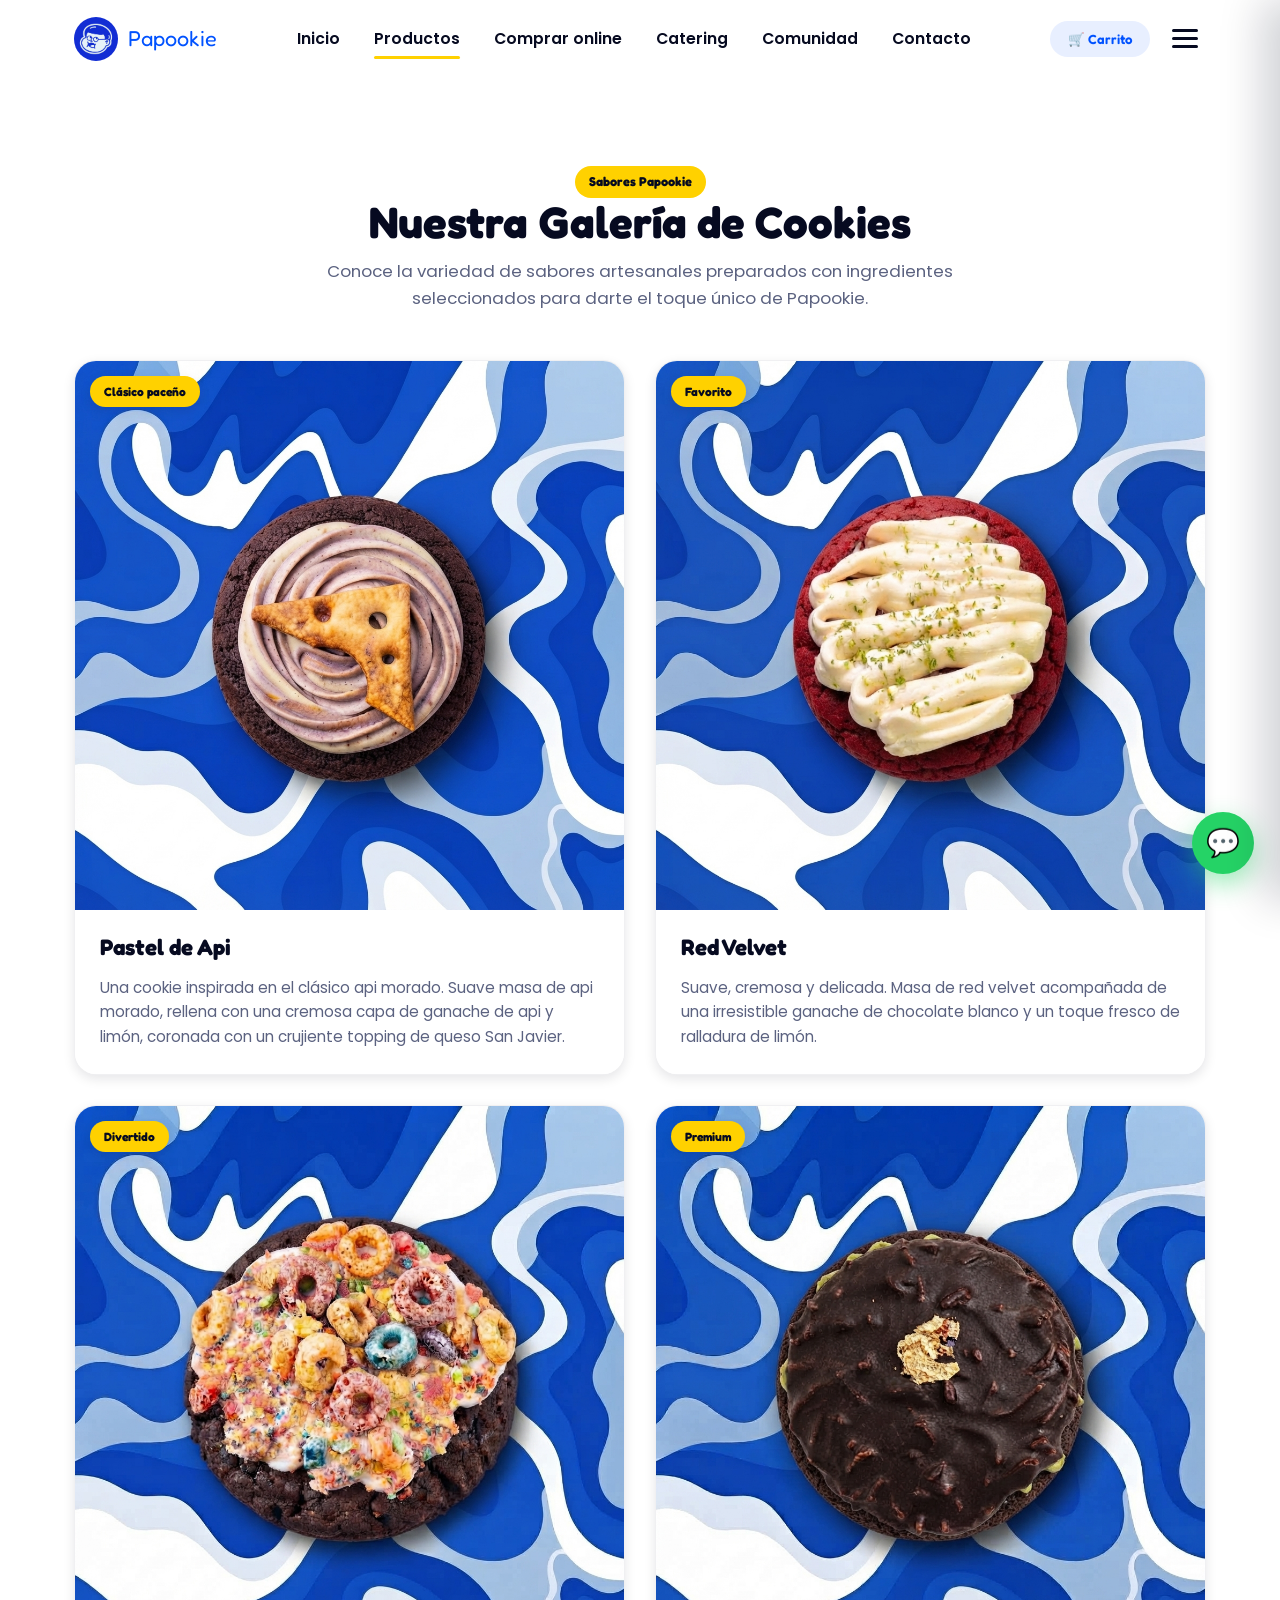
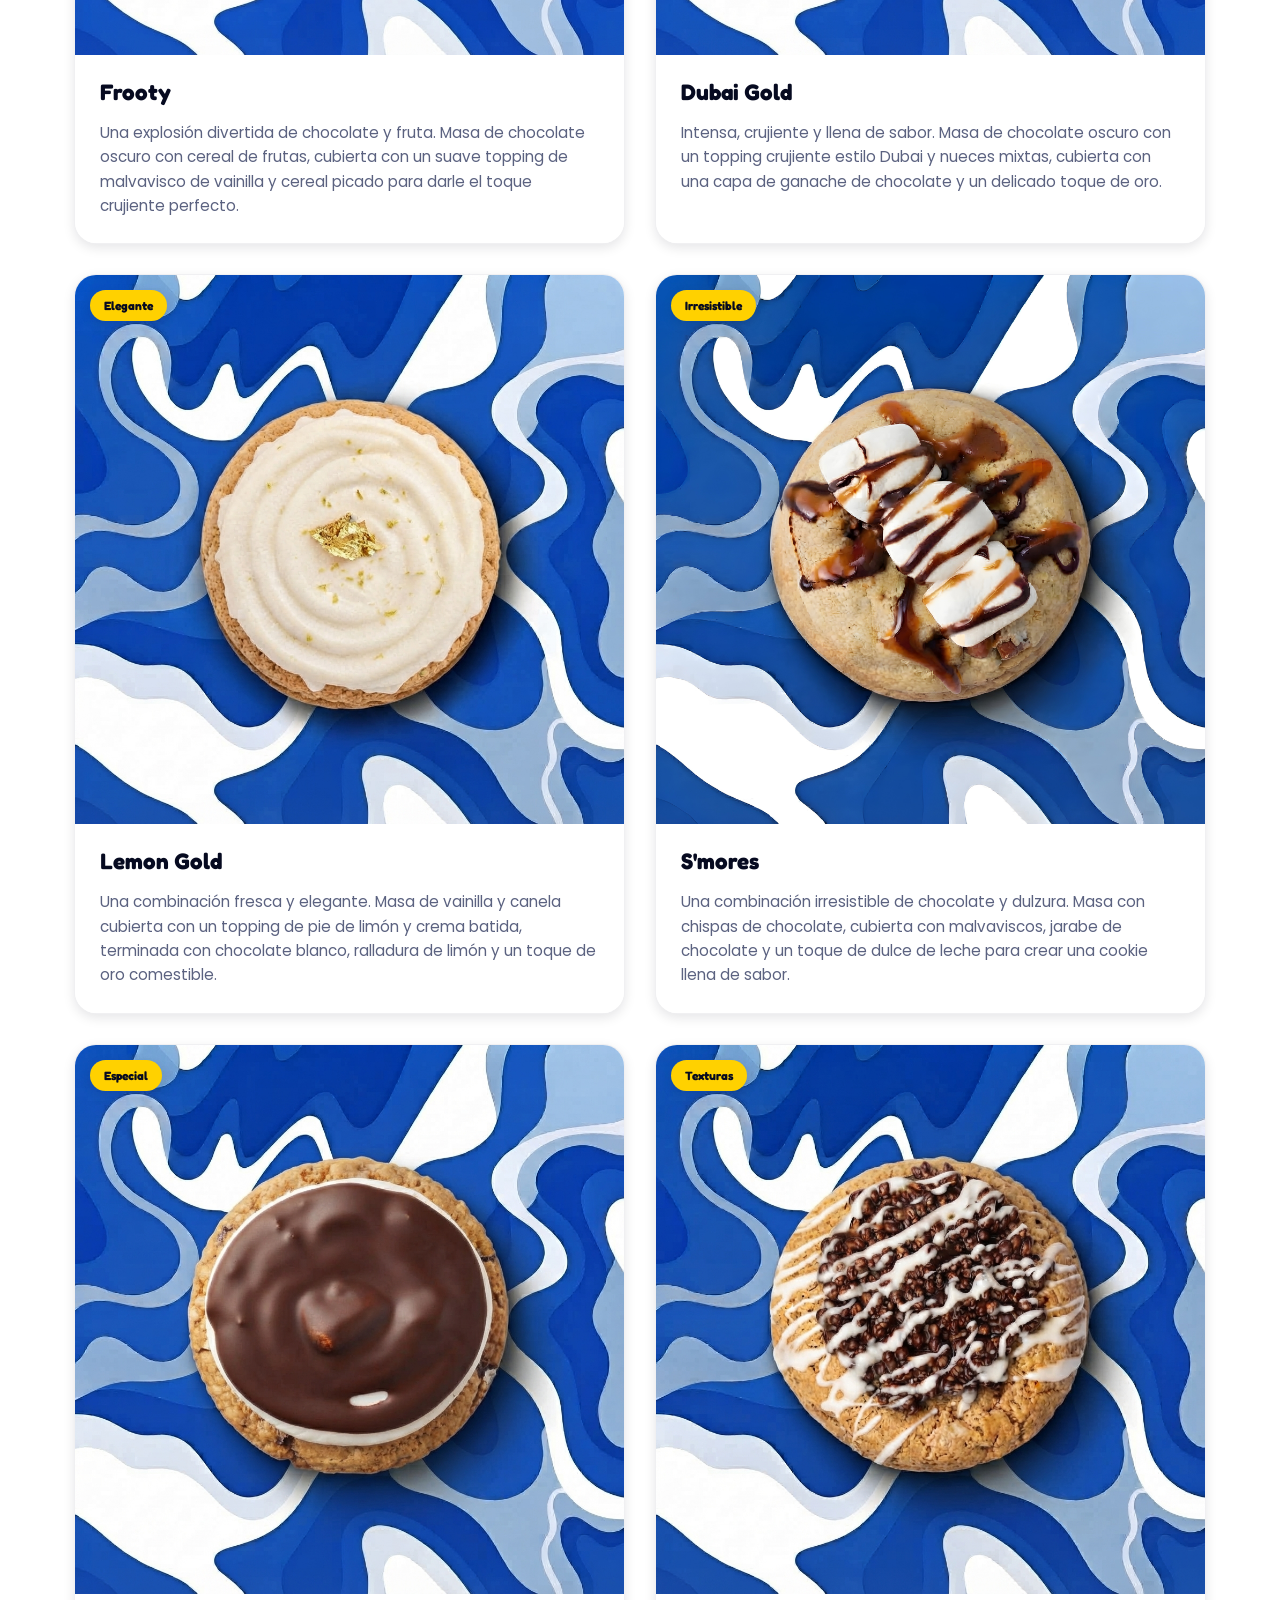
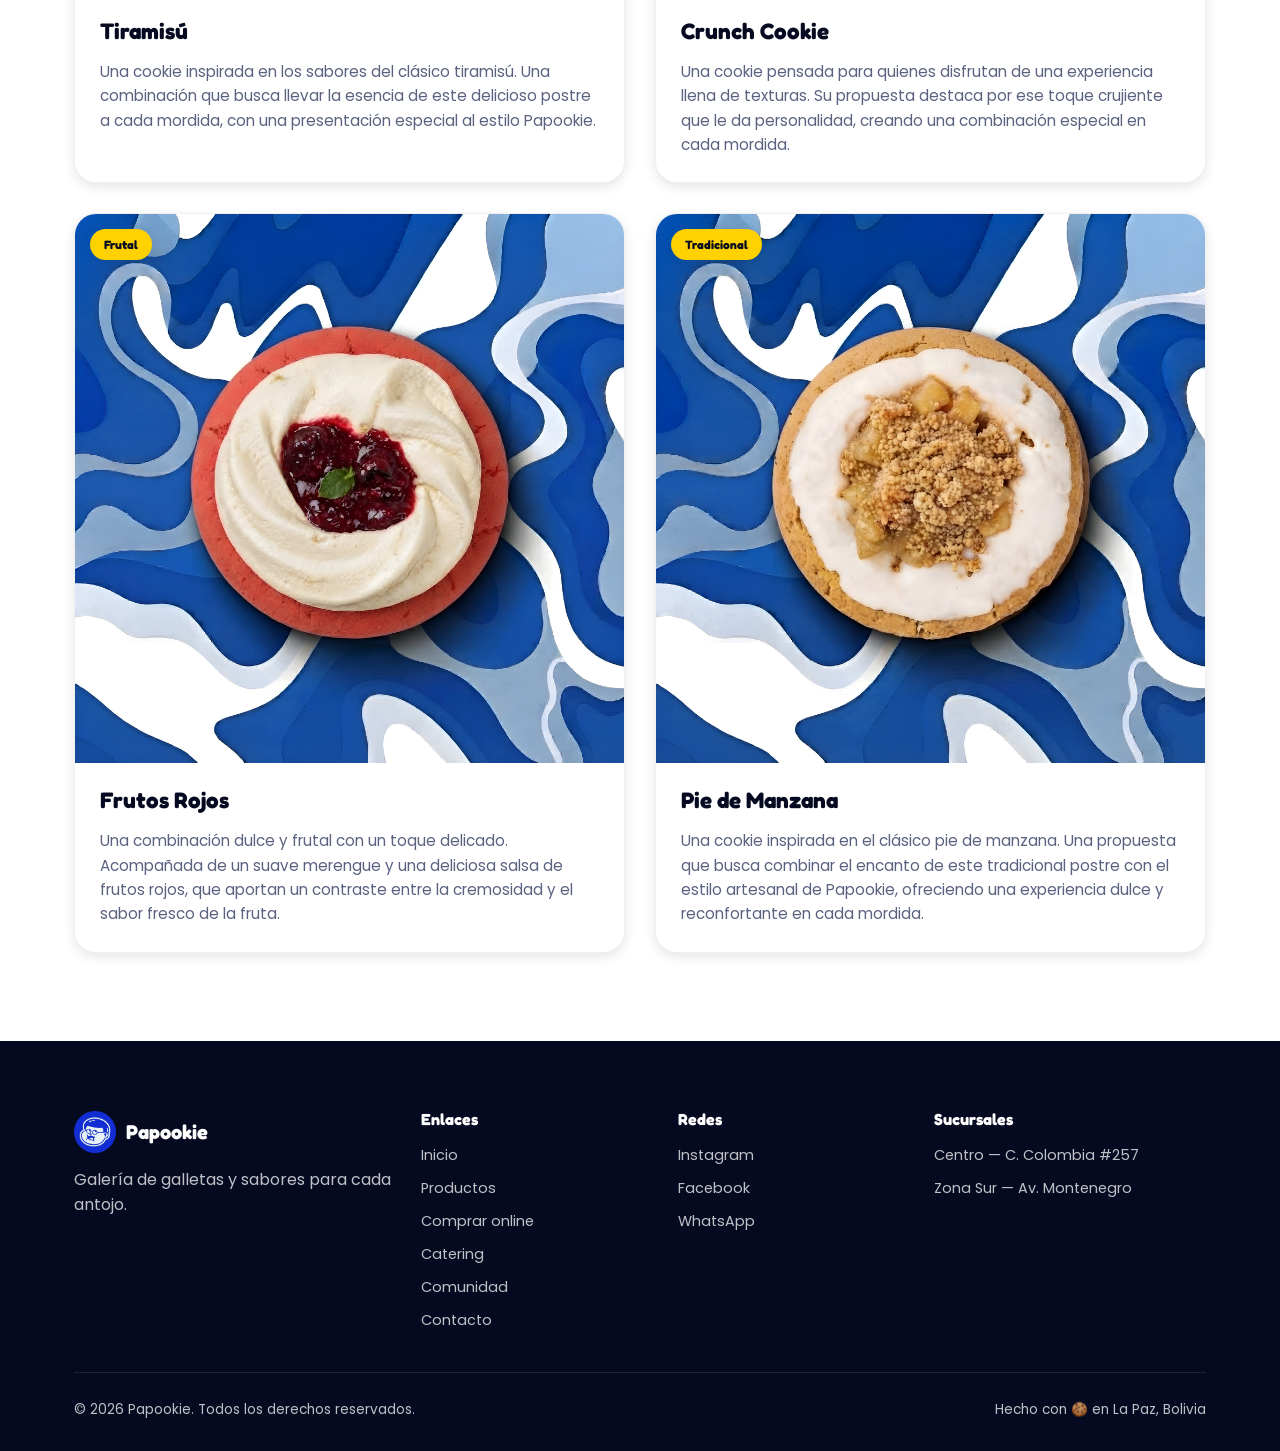
<file: productos.html>
<!DOCTYPE html>
<html lang="es">

<head>
  <meta charset="UTF-8">
  <meta name="viewport" content="width=device-width, initial-scale=1.0">
  <title>Productos | Papookie</title>
  <link rel="stylesheet" href="style.css">
</head>

<body>
  <!-- NAV -->
  <header class="nav" id="nav-principal">
    <div class="contenedor">
      <a href="index.html" class="nav-marca">
        <img src="img/logo.png" alt="Logo Papookie">
        <span>Papookie</span>
      </a>
      <nav class="nav-enlaces" id="nav-enlaces">
        <a href="index.html">Inicio</a>
        <a href="productos.html" class="activo">Productos</a>
        <a href="comprar.html">Comprar online</a>
        <a href="catering.html">Catering</a>
        <a href="comunidad.html">Comunidad</a>
        <a href="contacto.html">Contacto</a>
      </nav>
      <div class="nav-acciones">
        <button class="btn-carrito" onclick="abrirCarrito()">
          🛒 Carrito <span id="contador-carrito" class="carrito-contador oculto">0</span>
        </button>
        <button class="hamburguesa" id="btn-hamburguesa">
          <span></span><span></span><span></span>
        </button>
      </div>
    </div>
  </header>

  <!-- SECCIÓN CATÁLOGO DE SABORES -->
  <section class="seccion">
    <div class="contenedor">
      <div class="seccion-cabecera">
        <span class="etiqueta-semana">Sabores Papookie</span>
        <h2>Nuestra Galería de Cookies</h2>
        <p>Conoce la variedad de sabores artesanales preparados con ingredientes seleccionados para darte el toque único
          de Papookie.</p>
      </div>

      <!-- CUADRÍCULA SIMÉTRICA DE 10 SABORES -->
      <div class="grid-catalogo-10" id="grid-catalogo-10">
        <!-- Se inyectan dinámicamente con JavaScript -->
      </div>
    </div>
  </section>

  <!-- FOOTER COMPLETO Y BOTÓN DE WHATSAPP -->
  <footer>
    <div class="contenedor">
      <div class="footer-grid">
        <div>
          <div class="footer-marca"><img src="img/logo.png" alt="Logo Papookie"><span>Papookie</span></div>
          <p>Galería de galletas y sabores para cada antojo.</p>
        </div>
        <div class="footer-col">
          <h4>Enlaces</h4>
          <ul>
            <li><a href="index.html">Inicio</a></li>
            <li><a href="productos.html">Productos</a></li>
            <li><a href="comprar.html">Comprar online</a></li>
            <li><a href="catering.html">Catering</a></li>
            <li><a href="comunidad.html">Comunidad</a></li>
            <li><a href="contacto.html">Contacto</a></li>
          </ul>
        </div>
        <div class="footer-col">
          <h4>Redes</h4>
          <ul>
            <li><a href="https://www.instagram.com/papookie.bo/" target="_blank">Instagram</a></li>
            <li><a href="https://www.facebook.com/p/Papookie-61582322795851/" target="_blank">Facebook</a></li>
            <li><a href="#" id="whatsapp-footer" target="_blank">WhatsApp</a></li>
          </ul>
        </div>
        <div class="footer-col">
          <h4>Sucursales</h4>
          <ul>
            <li>Centro — C. Colombia #257</li>
            <li>Zona Sur — Av. Montenegro</li>
          </ul>
        </div>
      </div>
      <div class="footer-inferior">
        <span>© 2026 Papookie. Todos los derechos reservados.</span>
        <span>Hecho con 🍪 en La Paz, Bolivia</span>
      </div>
    </div>
  </footer>

  <a href="#" id="whatsapp-flotante" class="whatsapp-flotante" aria-label="Escríbenos por WhatsApp"
    target="_blank">💬</a>

  <!-- CARRITO LATERAL (Se mantiene funcional para otras páginas) -->
  <div class="carrito-fondo" id="fondo-carrito" onclick="cerrarCarrito()"></div>
  <aside class="carrito-panel" id="panel-carrito">
    <div class="carrito-cabecera">
      <h3>Tu carrito 🛒</h3>
      <button onclick="cerrarCarrito()">×</button>
    </div>
    <div class="carrito-lista" id="lista-carrito"></div>
    <div class="carrito-pie" id="pie-carrito">
      <div class="fila-total">
        <span>Total</span>
        <span id="total-carrito">Bs. 0</span>
      </div>
      <button class="btn btn-azul btn-block" onclick="irAComprarDesdeCarrito()">REALIZAR PEDIDO</button>
    </div>
  </aside>

  <script src="script.js"></script>
</body>

</html>
</file>
<file: style.css>
@import url("https://fonts.googleapis.com/css2?family=Fredoka:wght@500;600;700&family=Poppins:wght@400;500;600;700&display=swap");

:root {
  --azul: #0052ff;
  --azul-hover: #0044d6;
  --azul-suave: #e8efff;
  --blanco: #ffffff;
  --amarillo: #ffd100;
  --amarillo-oscuro: #d4ad00;
  --amarillo-hover: #f2c400;
  --azul-oscuro: #060a20;
  --azul-oscuro-2: #0b1130;
  --texto-suave: #5b6280;
  --sombra: 0 12px 28px rgba(6, 10, 32, 0.14);
  --sombra-sm: 0 4px 12px rgba(6, 10, 32, 0.1);
  --fuente-titulo: "Fredoka", sans-serif;
  --fuente-texto: "Poppins", sans-serif;
  --radio: 22px;
  --radio-sm: 14px;
  --ancho-maximo: 1180px;
  --nav-alto: 78px;
}

* {
  box-sizing: border-box;
}
html {
  scroll-behavior: smooth;
}
body {
  margin: 0;
  font-family: var(--fuente-texto);
  color: var(--azul-oscuro);
  background: var(--blanco);
  line-height: 1.6;
  -webkit-font-smoothing: antialiased;
}
img {
  max-width: 100%;
  display: block;
}
h1,
h2,
h3,
h4 {
  font-family: var(--fuente-titulo);
  font-weight: 700;
  line-height: 1.08;
  margin: 0;
  color: var(--azul-oscuro);
}
p {
  margin: 0;
}
a {
  color: inherit;
  text-decoration: none;
}
button {
  font-family: var(--fuente-texto);
  cursor: pointer;
  border: none;
}
ul {
  margin: 0;
  padding: 0;
  list-style: none;
}
.contenedor {
  max-width: var(--ancho-maximo);
  margin: 0 auto;
  padding: 0 24px;
}
.oculto {
  display: none !important;
}
:focus-visible {
  outline: 3px solid var(--amarillo);
  outline-offset: 2px;
}

/* Botones */
.btn {
  display: inline-flex;
  align-items: center;
  justify-content: center;
  gap: 8px;
  padding: 15px 30px;
  border-radius: 100px;
  font-family: var(--fuente-titulo);
  font-weight: 600;
  font-size: 1rem;
  transition: 0.18s;
  white-space: nowrap;
}
.btn:active {
  transform: scale(0.97);
}
.btn-primario {
  background: var(--blanco);
  color: var(--azul);
  box-shadow: var(--sombra-sm);
}
.btn-primario:hover {
  background: var(--azul-suave);
  transform: translateY(-2px);
}
.btn-azul {
  background: var(--azul);
  color: var(--blanco);
}
.btn-azul:hover {
  background: var(--azul-hover);
  transform: translateY(-2px);
}
.btn-acento {
  background: var(--amarillo);
  color: var(--azul-oscuro);
}
.btn-acento:hover {
  background: var(--amarillo-hover);
  transform: translateY(-2px);
}
.btn-oscuro {
  background: var(--azul-oscuro);
  color: var(--blanco);
}
.btn-oscuro:hover {
  background: var(--azul-oscuro-2);
  transform: translateY(-2px);
  box-shadow: var(--sombra-sm);
}
.btn-block {
  width: 100%;
}
.btn-sm {
  padding: 8px 16px;
  font-size: 0.85rem;
}
.btn-enlace {
  display: inline-block;
  font-weight: 600;
  color: var(--texto-suave);
  padding: 15px 0;
  transition: color 0.2s;
}
.btn-enlace:hover {
  color: var(--azul);
}

/* Secciones */
.seccion {
  padding: 88px 0;
}
.seccion-cabecera {
  text-align: center;
  max-width: 640px;
  margin: 0 auto 48px;
}
.seccion-cabecera h2 {
  font-size: clamp(2rem, 4vw, 2.75rem);
  margin-bottom: 12px;
}
.seccion-cabecera p {
  color: var(--texto-suave);
  font-size: 1.05rem;
}

/* NAV */
.nav {
  position: sticky;
  top: 0;
  z-index: 500;
  background: var(--blanco);
  height: var(--nav-alto);
  display: flex;
  align-items: center;
  transition: box-shadow 0.25s ease;
  border-bottom: 1px solid transparent;
}
.nav.nav--con-sombra {
  box-shadow: 0 6px 20px rgba(6, 10, 32, 0.08);
  border-color: rgba(6, 10, 32, 0.04);
}
.nav .contenedor {
  display: flex;
  align-items: center;
  justify-content: space-between;
  gap: 20px;
  width: 100%;
}
.nav-marca {
  display: flex;
  align-items: center;
  gap: 10px;
}
.nav-marca img {
  height: 44px;
  width: 44px;
  border-radius: 50%;
}
.nav-marca span {
  font-family: var(--fuente-titulo);
  font-size: 1.35rem;
  color: var(--azul);
}
.nav-enlaces {
  display: flex;
  gap: 34px;
}
.nav-enlaces a {
  font-weight: 600;
  font-size: 0.98rem;
  color: var(--azul-oscuro);
  position: relative;
  padding: 6px 0;
}
.nav-enlaces a::after {
  content: "";
  position: absolute;
  left: 0;
  right: 0;
  bottom: -2px;
  height: 3px;
  background: var(--amarillo);
  border-radius: 4px;
  transform: scaleX(0);
  transition: 0.2s;
}
.nav-enlaces a:hover::after,
.nav-enlaces a.activo::after {
  transform: scaleX(1);
}
.nav-acciones {
  display: flex;
  gap: 14px;
}
.btn-carrito {
  position: relative;
  display: flex;
  gap: 8px;
  background: var(--azul-suave);
  color: var(--azul);
  padding: 10px 18px;
  border-radius: 100px;
  font-weight: 600;
  font-family: var(--fuente-titulo);
}
.btn-carrito:hover {
  background: var(--azul);
  color: var(--blanco);
}
.carrito-contador {
  position: absolute;
  top: -8px;
  right: -8px;
  background: var(--amarillo);
  color: var(--azul-oscuro);
  font-size: 0.72rem;
  min-width: 20px;
  height: 20px;
  border-radius: 50%;
  display: flex;
  align-items: center;
  justify-content: center;
  border: 2px solid var(--blanco);
  font-weight: 700;
}
.hamburguesa {
  display: none;
  flex-direction: column;
  gap: 5px;
  background: none;
  padding: 8px;
}
.hamburguesa span {
  width: 26px;
  height: 3px;
  background: var(--azul-oscuro);
  border-radius: 3px;
  transition: 0.25s;
}
.hamburguesa.activo span:nth-child(1) {
  transform: translateY(8px) rotate(45deg);
}
.hamburguesa.activo span:nth-child(2) {
  opacity: 0;
}
.hamburguesa.activo span:nth-child(3) {
  transform: translateY(-8px) rotate(-45deg);
}

/* HERO */
.hero {
  position: relative;
  background: var(--azul);
  overflow: hidden;
  min-height: 620px;
  display: flex;
  align-items: center;
}
.hero::before {
  content: "";
  position: absolute;
  width: 480px;
  height: 480px;
  border-radius: 50%;
  background: rgba(255, 255, 255, 0.06);
  top: -160px;
  right: -120px;
}
.hero::after {
  content: "";
  position: absolute;
  width: 320px;
  height: 320px;
  border-radius: 50%;
  background: var(--amarillo);
  opacity: 0.12;
  bottom: -140px;
  left: -80px;
}
.hero-slider {
  position: relative;
  width: 100%;
  min-height: 480px;
  display: flex;
  align-items: center;
}
.hero-slide {
  position: absolute;
  top: 0;
  left: 0;
  width: 100%;
  opacity: 0;
  visibility: hidden;
  transition:
    opacity 0.8s ease-in-out,
    visibility 0.8s ease-in-out;
  padding: 40px 0;
}
.hero-slide.activa {
  position: relative;
  opacity: 1;
  visibility: visible;
}
.hero-slide .contenedor {
  display: grid;
  grid-template-columns: 1.05fr 0.95fr;
  align-items: center;
  gap: 40px;
  position: relative;
  z-index: 2;
}
.hero-etiqueta {
  display: inline-block;
  background: var(--amarillo);
  color: var(--azul-oscuro);
  font-family: var(--fuente-titulo);
  font-size: 0.85rem;
  padding: 7px 16px;
  border-radius: 100px;
  margin-bottom: 20px;
}
.hero-texto h1 {
  color: var(--blanco);
  margin-bottom: 6px;
  font-size: clamp(2.2rem, 4.5vw, 3.6rem);
}
.hero-texto .hero-frase {
  color: var(--blanco);
  font-family: var(--fuente-titulo);
  font-size: clamp(1.2rem, 2.4vw, 1.6rem);
  margin-bottom: 30px;
}
.hero-frase b {
  color: var(--amarillo);
  font-weight: 600;
}
.hero-botones {
  display: flex;
  gap: 16px;
  flex-wrap: wrap;
}
.hero-imagen {
  border: none;               /* Quita el borde semi-transparente */
  box-shadow: none;           /* Quita la sombra del contenedor */
  background: transparent;    /* Asegura que no tenga fondo */
  transform: rotate(3deg);    /* Mantiene la inclinación divertida */
  transition: transform 0.5s ease;
}
.hero-imagen img {
  filter: drop-shadow(0 15px 25px rgba(0, 0, 0, 0.25));
}
.hero-imagen:hover {
  transform: rotate(0deg) scale(1.02);
}
.hero-controles {
  position: absolute;
  bottom: -20px;
  left: 0;
  right: 0;
  display: flex;
  justify-content: center;
  gap: 10px;
  z-index: 3;
}
.hero-controles button {
  width: 10px;
  height: 10px;
  border-radius: 50%;
  background: rgba(255, 255, 255, 0.4);
  transition: 0.3s;
}
.hero-controles button.activo {
  background: var(--amarillo);
  transform: scale(1.3);
}

/* =========================================================
   SABORES DE LA SEMANA (Tarjetas ZIGZAG Horizontales)
   ========================================================= */
.sabores-nuevos {
  background: var(--azul-oscuro);
  color: var(--blanco);
  padding: 90px 0 96px;
}
.sabores-cabecera {
  display: flex;
  justify-content: space-between;
  align-items: flex-end;
  flex-wrap: wrap;
  gap: 20px;
  margin-bottom: 42px;
}
.sabores-cabecera h2 {
  color: var(--blanco);
  font-size: clamp(2rem, 4vw, 2.6rem);
}
.sabores-cabecera h2 span {
  color: var(--amarillo);
}
.sabores-cabecera p {
  color: rgba(255, 255, 255, 0.72);
  margin-top: 10px;
  max-width: 460px;
}
.semana-rango {
  font-family: var(--fuente-titulo);
  background: rgba(255, 255, 255, 0.08);
  border: 1px solid rgba(255, 255, 255, 0.16);
  padding: 10px 20px;
  border-radius: 100px;
  font-size: 0.95rem;
}
.grid-sabores-semana {
  display: flex;
  flex-direction: column;
  gap: 20px;
}

.tarjeta-semana-horizontal {
  display: flex;
  flex-direction: row; /* Coloca imagen a la izq y texto a la der */
  align-items: center;
  background: var(--sabor-color, var(--azul-oscuro));
  border-radius: var(--radio);
  overflow: hidden;
  margin-bottom: 20px;
  text-decoration: none;
  color: var(--blanco);
  border: 1px solid rgba(255, 255, 255, 0.08);
  transition:
    transform 0.3s ease,
    box-shadow 0.3s ease;
}

.tarjeta-semana-horizontal:hover {
  transform: translateY(-4px);
  box-shadow: 0 15px 35px rgba(0, 0, 0, 0.3);
  border-color: rgba(255, 255, 255, 0.2);
}

.tarjeta-semana-horizontal.invertida {
  flex-direction: row-reverse; /* Intercala: imagen a la der y texto a la izq */
}

.sabor-hz-img {
  flex: 1;
  padding: 40px;
  display: flex;
  justify-content: center;
  align-items: center;
}

.sabor-hz-img img {
  width: 100%;
  max-width: 320px; /* Evita que la galleta sea gigante */
  object-fit: contain;
  filter: drop-shadow(0 15px 25px rgba(0, 0, 0, 0.4));
}

.sabor-hz-info {
  flex: 1;
  padding: 40px 60px;
  display: flex;
  flex-direction: column;
  justify-content: center;
  text-align: left;
}

.sabor-hz-info h3 {
  font-size: 2.2rem;
  margin: 10px 0 15px;
  font-family: var(--fuente-titulo);
}

.sabor-hz-info p {
  font-size: 1.05rem;
  line-height: 1.6;
  margin-bottom: 25px;
  opacity: 0.9;
}

.etiqueta-semana {
  display: inline-block;
  background: var(--amarillo);
  color: var(--azul-oscuro);
  font-size: 0.8rem;
  font-weight: 700;
  padding: 6px 14px;
  border-radius: 100px;
  font-family: var(--fuente-titulo);
  align-self: flex-start;
}

.sabor-hz-botones {
  display: flex;
  gap: 15px;
  align-items: center;
}

.btn-falso-outline {
  padding: 12px 24px;
  border: 2px solid var(--blanco);
  color: var(--blanco);
  border-radius: 100px;
  font-weight: 600;
  font-family: var(--fuente-titulo);
  transition: 0.2s;
}
.btn-falso-blanco {
  padding: 14px 26px;
  background: var(--blanco);
  color: var(--azul-oscuro);
  border-radius: 100px;
  font-weight: 600;
  font-family: var(--fuente-titulo);
  transition: 0.2s;
}
.btn-falso-blanco:hover {
  transform: scale(1.05);
}

/* PRODUCTOS CLÁSICOS */
.productos-grid {
  display: grid;
  grid-template-columns: repeat(3, 1fr);
  gap: 28px;
}
.tarjeta-producto {
  background: var(--blanco);
  border-radius: var(--radio);
  overflow: hidden;
  box-shadow: var(--sombra-sm);
  border: 1px solid rgba(6, 10, 32, 0.06);
  display: flex;
  flex-direction: column;
  transition: 0.2s;
}
.tarjeta-producto:hover {
  transform: translateY(-6px) rotate(1deg);
  box-shadow: var(--sombra);
}
.tarjeta-producto-link {
  display: flex;
  flex-direction: column;
  flex: 1;
}
.tarjeta-producto-img {
  position: relative;
  aspect-ratio: 1/1;
  background: var(--azul-suave);
}
.tarjeta-producto-img img {
  width: 100%;
  height: 100%;
  object-fit: cover;
}
.badge-disponible {
  position: absolute;
  top: 14px;
  left: 14px;
  background: var(--blanco);
  color: var(--azul);
  font-size: 0.72rem;
  font-weight: 700;
  padding: 5px 12px;
  border-radius: 100px;
  box-shadow: var(--sombra-sm);
}
.tarjeta-producto-cuerpo {
  padding: 20px;
  display: flex;
  flex-direction: column;
  gap: 10px;
  flex: 1;
}
.tarjeta-producto-cuerpo h3 {
  font-size: 1.15rem;
  transition: 0.2s;
}
.tarjeta-producto:hover h3 {
  color: var(--azul);
}
.tarjeta-producto-cuerpo .descripcion {
  color: var(--texto-suave);
  font-size: 0.92rem;
  flex: 1;
}
.precio {
  font-family: var(--fuente-titulo);
  color: var(--azul);
  font-size: 1.3rem;
  font-weight: 700;
}
.tarjeta-producto-acciones {
  padding: 0 20px 20px;
}

/* =========================================================
   GALERÍA DE PRODUCTOS (Menú visual 2x5)
   ========================================================= */
.grid-catalogo-10 {
  display: grid;
  grid-template-columns: repeat(2, 1fr);
  gap: 30px;
}
.tarjeta-galeria {
  background: var(--blanco);
  border-radius: var(--radio);
  overflow: hidden;
  box-shadow: var(--sombra-sm);
  border: 1px solid rgba(6, 10, 32, 0.06);
  display: flex;
  flex-direction: column;
  transition:
    transform 0.3s ease,
    box-shadow 0.3s ease;
}
.tarjeta-galeria:hover {
  transform: translateY(-6px);
  box-shadow: var(--sombra);
}
.tarjeta-galeria-img {
  position: relative;
  aspect-ratio: 1/1;
  background: var(--azul-suave);
  overflow: hidden;
}
.tarjeta-galeria-img img {
  width: 100%;
  height: 100%;
  object-fit: cover;
  transition: transform 0.5s ease;
}
.tarjeta-galeria:hover .tarjeta-galeria-img img {
  transform: scale(1.05);
}
.badge-sabor {
  position: absolute;
  top: 15px;
  left: 15px;
  background: var(--amarillo);
  color: var(--azul-oscuro);
  font-size: 0.75rem;
  font-weight: 700;
  padding: 6px 14px;
  border-radius: 100px;
  box-shadow: var(--sombra-sm);
  font-family: var(--fuente-titulo);
}
.tarjeta-galeria-cuerpo {
  padding: 25px;
  display: flex;
  flex-direction: column;
  gap: 12px;
  flex: 1;
  background: var(--blanco);
}
.tarjeta-galeria-cuerpo h3 {
  font-size: 1.4rem;
  color: var(--azul-oscuro);
  margin-bottom: 5px;
}
.descripcion-galeria {
  color: var(--texto-suave);
  font-size: 0.95rem;
  line-height: 1.6;
}

/* DETALLE DE PRODUCTO */
.producto-detalle-hero {
  padding: 60px 0 100px;
  background-color: var(--azul-suave);
  transition: 0.5s;
  border-radius: 0 0 50px 50px;
  position: relative;
}
.producto-detalle-grid {
  display: grid;
  grid-template-columns: 1fr 1fr;
  gap: 60px;
  align-items: center;
}
.img-flotante {
  border-radius: 50%;
  box-shadow: 0 20px 40px rgba(0, 0, 0, 0.15);
  transform: rotate(-3deg);
  transition: 0.4s;
  background: var(--blanco);
  padding: 10px;
}
.img-flotante:hover {
  transform: rotate(2deg) scale(1.02);
}
.producto-detalle-info {
  color: var(--blanco);
}
.producto-detalle-info h1 {
  color: var(--blanco);
  font-size: clamp(3rem, 6vw, 4.5rem);
  margin: 15px 0 20px;
  text-shadow: 0 2px 10px rgba(0, 0, 0, 0.1);
}
.producto-detalle-info .producto-desc {
  font-size: 1.2rem;
  line-height: 1.6;
  text-shadow: 0 1px 5px rgba(0, 0, 0, 0.1);
  font-weight: 500;
  margin-bottom: 20px;
}
.etiqueta-estado {
  display: inline-block;
  background: var(--blanco);
  color: var(--azul-oscuro);
  font-family: var(--fuente-titulo);
  font-weight: 600;
  padding: 8px 16px;
  border-radius: 100px;
  font-size: 0.9rem;
}
.producto-precio-grande {
  font-family: var(--fuente-titulo);
  font-size: 2.5rem;
  font-weight: 700;
  margin-bottom: 30px;
}
.producto-detalle-acciones {
  display: flex;
  gap: 15px;
}
.ingredientes-seccion {
  padding: 80px 0;
}
.contenedor-centrado {
  text-align: center;
  max-width: 800px;
}
.ingredientes-subtitulo {
  color: var(--texto-suave);
  margin: 20px auto 40px;
  font-size: 1.1rem;
}
.ingredientes-iconos {
  display: flex;
  justify-content: center;
  gap: 30px;
  flex-wrap: wrap;
}
.ing-item {
  display: flex;
  flex-direction: column;
  align-items: center;
  gap: 10px;
}
.ing-circulo {
  width: 80px;
  height: 80px;
  background: var(--azul-suave);
  border-radius: 50%;
  display: flex;
  align-items: center;
  justify-content: center;
  font-size: 2rem;
  box-shadow: var(--sombra-sm);
}
.ing-item span {
  font-weight: 600;
  font-size: 0.95rem;
}

/* MAPA Y TIENDAS */
.mapa-tiendas-grid {
  display: grid;
  grid-template-columns: 1.2fr 1fr;
  gap: 40px;
  align-items: stretch;
  min-height: 500px;
}
.mapa-contenedor {
  border-radius: var(--radio);
  overflow: hidden;
  box-shadow: var(--sombra);
  border: 1px solid rgba(6, 10, 32, 0.08);
  background: #f0f0f0;
}
.tiendas-lista h2 {
  font-size: 2rem;
  margin-bottom: 24px;
}
.tarjeta-tienda-link {
  display: block;
  margin-bottom: 16px;
}
.tarjeta-tienda {
  display: flex;
  align-items: center;
  gap: 18px;
  padding: 24px;
  background: var(--blanco);
  border: 1.5px solid rgba(6, 10, 32, 0.1);
  border-radius: var(--radio-sm);
  transition: 0.2s;
}
.tarjeta-tienda:hover {
  transform: translateX(6px);
  box-shadow: var(--sombra-sm);
  border-color: var(--azul);
}
.tienda-icono {
  width: 50px;
  height: 50px;
  background: var(--azul-suave);
  color: var(--azul);
  border-radius: 50%;
  display: flex;
  align-items: center;
  justify-content: center;
  font-size: 1.5rem;
  flex-shrink: 0;
}
.tienda-info {
  flex: 1;
}
.tienda-info h3 {
  font-size: 1.2rem;
  margin-bottom: 4px;
}
.estado-tienda {
  color: #2e7d32;
  font-size: 0.85rem;
  font-weight: 600;
  margin-bottom: 4px;
}
.tienda-info p {
  color: var(--texto-suave);
  font-size: 0.9rem;
}
.tienda-flecha {
  font-family: var(--fuente-titulo);
  font-size: 2rem;
  color: var(--azul);
}

/* COMPRAR ONLINE */
.historia .contenedor {
  display: grid;
  grid-template-columns: 0.9fr 1.1fr;
  gap: 56px;
  align-items: center;
}
.historia-imagen {
  border-radius: var(--radio);
  overflow: hidden;
  box-shadow: var(--sombra);
}
.historia-texto span.eyebrow {
  color: var(--azul);
  font-family: var(--fuente-titulo);
  font-weight: 600;
}
.historia-texto h2 {
  margin-top: 8px;
  font-size: clamp(1.9rem, 3.5vw, 2.5rem);
}
.historia-texto p {
  color: var(--texto-suave);
  margin-top: 18px;
  font-size: 1.02rem;
}
.comprar-online {
  background: var(--azul-suave);
}
.comprar-grid {
  display: grid;
  grid-template-columns: 1fr 1fr;
  gap: 36px;
  align-items: flex-start;
}
.panel {
  background: var(--blanco);
  border-radius: var(--radio);
  padding: 32px;
  box-shadow: var(--sombra-sm);
}
.panel h3 {
  font-size: 1.3rem;
  margin-bottom: 20px;
}
.fila-resumen {
  display: flex;
  justify-content: space-between;
  align-items: center;
  gap: 12px;
  padding: 14px 0;
  border-bottom: 1px solid rgba(6, 10, 32, 0.08);
}
.fila-resumen-info {
  display: flex;
  align-items: center;
  gap: 12px;
}
.fila-resumen-info img {
  width: 54px;
  height: 54px;
  border-radius: 12px;
  object-fit: cover;
}
.fila-resumen-info .nombre {
  font-weight: 600;
  font-size: 0.95rem;
}
.fila-resumen-info .cantidad {
  color: var(--texto-suave);
  font-size: 0.85rem;
}
.fila-resumen .subtotal {
  font-weight: 700;
  color: var(--azul);
  font-family: var(--fuente-titulo);
}
.totales {
  margin-top: 18px;
  padding-top: 18px;
  border-top: 2px dashed rgba(6, 10, 32, 0.12);
}
.totales .fila-total {
  display: flex;
  justify-content: space-between;
  font-family: var(--fuente-titulo);
  font-size: 1.25rem;
  font-weight: 700;
  color: var(--azul-oscuro);
}
.totales .fila-total span:last-child {
  color: var(--azul);
}
.grupo-campo {
  margin-bottom: 18px;
}
.grupo-campo label {
  display: block;
  font-weight: 600;
  font-size: 0.9rem;
  margin-bottom: 8px;
}
.grupo-campo input,
.grupo-campo textarea {
  width: 100%;
  padding: 13px 16px;
  border-radius: 12px;
  border: 1.5px solid rgba(6, 10, 32, 0.14);
  font-family: var(--fuente-texto);
  font-size: 0.95rem;
  background: var(--blanco);
  transition: 0.15s;
}
.grupo-campo input:focus,
.grupo-campo textarea:focus {
  border-color: var(--azul);
  outline: none;
}
.opciones-entrega {
  display: flex;
  gap: 12px;
}
.opcion-entrega {
  flex: 1;
  border: 1.5px solid rgba(6, 10, 32, 0.14);
  border-radius: 14px;
  padding: 14px;
  text-align: center;
  cursor: pointer;
  font-weight: 600;
  font-size: 0.92rem;
  transition: 0.15s;
}
.opcion-entrega input {
  display: none;
}
.opcion-entrega.activa {
  border-color: var(--azul);
  background: var(--azul-suave);
  color: var(--azul);
}

/* Horarios y Redes */
.horarios {
  background: var(--azul-oscuro);
  color: var(--blanco);
  text-align: center;
}
.horarios h2 {
  color: var(--blanco);
  font-size: clamp(2rem, 4vw, 2.6rem);
}
.horarios .amarillo {
  color: var(--amarillo);
}
.horarios-grid {
  display: grid;
  grid-template-columns: repeat(2, 1fr);
  gap: 22px;
  margin-top: 40px;
}
.horario-item {
  background: var(--azul-oscuro-2);
  border: 1px solid rgba(255, 255, 255, 0.08);
  border-radius: var(--radio);
  padding: 30px;
}
.horario-item h4 {
  color: var(--amarillo);
  font-size: 1.05rem;
  margin-bottom: 10px;
  text-transform: uppercase;
}
.horario-item .hora {
  font-family: var(--fuente-titulo);
  font-size: 1.5rem;
  font-weight: 600;
}
.horario-item .nota {
  color: rgba(255, 255, 255, 0.6);
  font-size: 0.85rem;
  margin-top: 8px;
}
.redes-lista {
  display: flex;
  flex-direction: column;
  gap: 14px;
  margin-top: 24px;
}
.red-social {
  display: flex;
  align-items: center;
  gap: 14px;
  padding: 16px 20px;
  border-radius: 16px;
  background: var(--azul-suave);
  font-weight: 600;
  transition: 0.15s;
}
.red-social:hover {
  background: var(--azul);
  color: var(--blanco);
  transform: translateX(4px);
}
.red-social .icono {
  font-size: 1.3rem;
}

/* =========================================================
   FOOTER Y WHATSAPP (Ajustado)
   ========================================================= */
footer {
  background: var(--azul-oscuro);
  color: rgba(255, 255, 255, 0.75);
  padding: 70px 0 30px;
  width: 100%;
}

.footer-grid {
  display: grid;
  grid-template-columns: 1.4fr 1fr 1fr 1.2fr !important;
  gap: 30px;
  padding-bottom: 40px;
  border-bottom: 1px solid rgba(255, 255, 255, 0.1);
  align-items: start;
  width: 100%;
}

.footer-marca {
  display: flex;
  align-items: center;
  gap: 10px;
  margin-bottom: 14px;
}

.footer-marca img {
  height: 42px;
  width: 42px;
  border-radius: 50%;
  object-fit: cover;
}

.footer-marca span {
  font-family: var(--fuente-titulo);
  font-size: 1.25rem;
  color: var(--blanco);
  font-weight: 700;
}

.footer-col h4 {
  color: var(--blanco);
  font-size: 1rem;
  margin-bottom: 16px;
  font-family: var(--fuente-titulo);
}

.footer-col ul {
  list-style: none;
  padding: 0;
  margin: 0;
  display: flex;
  flex-direction: column;
  gap: 10px;
}

.footer-col li {
  margin: 0;
  padding: 0;
  font-size: 0.9rem;
}

.footer-col a {
  color: rgba(255, 255, 255, 0.75);
  text-decoration: none;
  transition: color 0.2s ease;
}

.footer-col a:hover,
.footer-inferior a:hover {
  color: var(--amarillo);
}

.footer-inferior {
  display: flex;
  justify-content: space-between;
  align-items: center;
  flex-wrap: wrap;
  gap: 12px;
  padding-top: 26px;
  font-size: 0.85rem;
}

.whatsapp-flotante {
  position: fixed;
  bottom: 26px;
  right: 26px;
  width: 62px;
  height: 62px;
  background: #25d366;
  border-radius: 50%;
  display: flex;
  align-items: center;
  justify-content: center;
  color: var(--blanco);
  font-size: 1.7rem;
  box-shadow: 0 10px 26px rgba(37, 211, 102, 0.45);
  z-index: 400;
  text-decoration: none;
  transition: transform 0.2s ease;
  animation: pulso-wsp 2.6s ease-in-out infinite;
}

.whatsapp-flotante:hover {
  transform: scale(1.08);
}

@keyframes pulso-wsp {
  0%,
  100% {
    box-shadow: 0 10px 26px rgba(37, 211, 102, 0.45);
  }
  50% {
    box-shadow: 0 10px 34px rgba(37, 211, 102, 0.7);
  }
}

/* CARRITO LATERAL */
.carrito-panel {
  position: fixed;
  top: 0;
  right: -420px;
  width: 100%;
  max-width: 420px;
  height: 100%;
  background: var(--blanco);
  z-index: 900;
  box-shadow: -18px 0 40px rgba(6, 10, 32, 0.18);
  display: flex;
  flex-direction: column;
  transition: right 0.3s ease;
}
.carrito-panel.abierto {
  right: 0;
}
.carrito-fondo {
  position: fixed;
  inset: 0;
  background: rgba(6, 10, 32, 0.5);
  z-index: 890;
  opacity: 0;
  pointer-events: none;
  transition: 0.25s;
}
.carrito-fondo.activo {
  opacity: 1;
  pointer-events: auto;
}
.carrito-cabecera {
  display: flex;
  align-items: center;
  justify-content: space-between;
  padding: 24px 26px;
  border-bottom: 1px solid rgba(6, 10, 32, 0.08);
}
.carrito-cabecera h3 {
  font-size: 1.3rem;
}
.carrito-cabecera button {
  background: var(--azul-suave);
  width: 36px;
  height: 36px;
  border-radius: 50%;
  font-size: 1.1rem;
}
.carrito-lista {
  flex: 1;
  overflow-y: auto;
  padding: 10px 26px;
}
.carrito-vacio {
  text-align: center;
  padding: 30px 10px;
  color: var(--texto-suave);
}
.item-carrito {
  display: flex;
  gap: 14px;
  padding: 18px 0;
  border-bottom: 1px solid rgba(6, 10, 32, 0.06);
}
.item-carrito img {
  width: 66px;
  height: 66px;
  border-radius: 14px;
  object-fit: cover;
}
.item-carrito-info {
  flex: 1;
  display: flex;
  flex-direction: column;
  gap: 6px;
}
.item-carrito-info .nombre {
  font-weight: 600;
  font-size: 0.95rem;
}
.item-carrito-info .precio-unit {
  color: var(--texto-suave);
  font-size: 0.82rem;
}
.item-carrito-fila {
  display: flex;
  align-items: center;
  justify-content: space-between;
}
.controles-cantidad {
  display: flex;
  align-items: center;
  gap: 10px;
}
.controles-cantidad button {
  width: 26px;
  height: 26px;
  border-radius: 50%;
  background: var(--azul-suave);
  color: var(--azul);
  font-weight: 700;
  font-size: 0.95rem;
}
.controles-cantidad button:hover {
  background: var(--azul);
  color: var(--blanco);
}
.quitar-item {
  background: none;
  color: #d33;
  font-size: 0.78rem;
  font-weight: 600;
  text-decoration: underline;
}
.carrito-pie {
  padding: 22px 26px 26px;
  border-top: 1px solid rgba(6, 10, 32, 0.08);
}
.carrito-pie .fila-total {
  display: flex;
  justify-content: space-between;
  font-family: var(--fuente-titulo);
  font-weight: 700;
  font-size: 1.2rem;
  margin-bottom: 16px;
}
.carrito-pie .fila-total span:last-child {
  color: var(--azul);
}

/* =========================================================
   CATERING 
   ========================================================= */
.hero-catering {
  background-color: var(--azul);
  padding: 80px 0;
  color: var(--blanco);
  overflow: hidden;
}
.hero-catering-grid {
  display: grid;
  grid-template-columns: 1.1fr 0.9fr;
  align-items: center;
  gap: 40px;
}
.hero-catering-texto h1 {
  color: var(--blanco);
  font-size: clamp(2.5rem, 5vw, 4rem);
  margin-bottom: 20px;
}
.hero-catering-texto p {
  font-size: 1.1rem;
  margin-bottom: 30px;
  opacity: 0.9;
}
.img-flotante-catering {
  width: 100%;
  max-width: 500px;
  transform: rotate(5deg) scale(1.1);
  filter: drop-shadow(0 30px 40px rgba(0, 0, 0, 0.3));
  transition: transform 0.5s ease;
}
.img-flotante-catering:hover {
  transform: rotate(0deg) scale(1.15);
}

.panel-catering {
  max-width: 800px;
  margin: 0 auto;
}
.titulo-paso {
  font-size: 1.3rem;
  margin-bottom: 20px;
  color: var(--azul);
  border-bottom: 2px solid var(--azul-suave);
  padding-bottom: 10px;
}
.form-grid-2 {
  display: grid;
  grid-template-columns: 1fr 1fr;
  gap: 20px;
}
.divisor-formulario {
  border: none;
  height: 1px;
  background: rgba(6, 10, 32, 0.1);
  margin: 30px 0;
}

/* FAQ (Acordeón) */
.contenedor-faq {
  max-width: 700px;
}
.faq-lista {
  display: flex;
  flex-direction: column;
  gap: 14px;
}
.faq-item {
  background: var(--blanco);
  border: 1.5px solid rgba(6, 10, 32, 0.1);
  border-radius: var(--radio-sm);
  overflow: hidden;
}
.faq-pregunta {
  width: 100%;
  text-align: left;
  padding: 20px;
  font-weight: 600;
  font-size: 1.05rem;
  background: var(--blanco);
  display: flex;
  justify-content: space-between;
  align-items: center;
  transition: background 0.2s;
  color: var(--azul-oscuro);
}
.faq-pregunta:hover {
  background: var(--azul-suave);
}
.icono-faq {
  font-size: 1.5rem;
  color: var(--azul);
  transition: transform 0.3s ease;
}
.faq-respuesta {
  max-height: 0;
  overflow: hidden;
  transition:
    max-height 0.3s ease,
    padding 0.3s ease;
  background: var(--blanco);
}
.faq-respuesta p {
  padding: 0 20px;
  color: var(--texto-suave);
  opacity: 0;
  transition: opacity 0.3s ease;
}
/* Clases Activas para JS */
.faq-item.activo .faq-respuesta {
  max-height: 300px;
  padding-bottom: 20px;
}
.faq-item.activo .faq-respuesta p {
  opacity: 1;
}
.faq-item.activo .icono-faq {
  transform: rotate(45deg);
}

/* =========================================================
   COMUNIDAD "POOKIES"
   ========================================================= */
.text-center {
  text-align: center;
}
.text-left {
  text-align: left;
}
.hero-comunidad {
  background: var(--blanco);
  padding: 80px 0 0;
}
.hero-comunidad h1 {
  font-size: clamp(2.2rem, 5vw, 3.5rem);
  color: var(--azul);
  margin-bottom: 15px;
}
.hero-comunidad p {
  max-width: 700px;
  margin: 0 auto;
  color: var(--texto-suave);
  font-size: 1.1rem;
  line-height: 1.5;
}
.badge-comunidad {
  display: inline-block;
  background: linear-gradient(135deg, #ffffff, #f0f4ff);
  box-shadow: 0 8px 24px rgba(0, 82, 255, 0.15);
  border: 1px solid rgba(0, 82, 255, 0.1);
  padding: 14px 28px;
  border-radius: 100px;
  font-weight: 700;
  color: var(--azul-oscuro);
  font-size: 1.1rem;
  margin: 30px 0 40px;
  animation: flotar-badge 3s ease-in-out infinite;
}
.badge-comunidad span {
  color: var(--azul);
  font-size: 1.4rem;
  margin: 0 4px;
  font-family: var(--fuente-titulo);
}
@keyframes flotar-badge {
  0%,
  100% {
    transform: translateY(0);
  }
  50% {
    transform: translateY(-8px);
  }
}

.imagen-comunidad-wrapper {
  max-width: 900px;
  margin: 0 auto;
  line-height: 0;
}
.imagen-comunidad-wrapper img {
  width: 100%;
  border-radius: 20px 20px 0 0;
  box-shadow: 0 -15px 35px rgba(0, 0, 0, 0.06);
}

.registro-comunidad {
  background: var(--azul);
  color: var(--blanco);
  padding: 70px 0 90px;
}
.registro-comunidad h2 {
  color: var(--blanco);
  font-size: clamp(1.8rem, 4vw, 2.4rem);
  margin-bottom: 15px;
}
.registro-comunidad p {
  max-width: 600px;
  margin: 0 auto 40px;
  font-size: 1.05rem;
  opacity: 0.9;
}
.contenedor-tarjetas-club {
  max-width: 500px;
  margin: 0 auto;
  display: flex;
  flex-direction: column;
  gap: 24px;
}
.tarjeta-paso {
  background: var(--blanco);
  border-radius: var(--radio);
  overflow: hidden;
  box-shadow: var(--sombra);
  color: var(--azul-oscuro);
}
.paso-cabecera {
  padding: 16px;
  font-weight: 700;
  font-size: 1.25rem;
  font-family: var(--fuente-titulo);
}
.paso-rosado {
  background: linear-gradient(to right, #fde8e9, #f3e5f5);
}
.paso-verde {
  background: linear-gradient(to right, #e8f5e9, #e0f2f1);
}
.paso-contenido {
  padding: 30px;
}
.btn-coral {
  background: #e76f51;
  color: #fff;
  border-radius: 12px;
  width: 100%;
  padding: 15px;
  font-weight: 600;
  font-size: 1rem;
  transition: 0.2s;
  margin-top: 10px;
}
.btn-coral:hover {
  background: #d65a3d;
  transform: translateY(-2px);
}
.btn-whatsapp-verde {
  background: #2e7d32;
  color: #fff;
  border-radius: 12px;
  width: 100%;
  padding: 15px;
  font-weight: 600;
  font-size: 1rem;
  transition: 0.2s;
  display: block;
}
.btn-whatsapp-verde:hover {
  background: #1b5e20;
  transform: translateY(-2px);
}
.mensaje-exito {
  background: #e8f5e9;
  color: #2e7d32;
  padding: 14px;
  border-radius: 10px;
  font-size: 0.9rem;
  margin-top: 15px;
  font-weight: 500;
  border: 1px solid #c8e6c9;
}

/* =========================================================
   CATERING INTERACTIVO & BENEFICIOS COMUNIDAD
   ========================================================= */
.titulo-paso-interactivo {
  display: flex;
  align-items: center;
  gap: 12px;
  font-family: var(--fuente-titulo);
  font-size: 1.3rem;
  font-weight: 700;
  margin-bottom: 20px;
  color: var(--azul-oscuro);
}
.paso-numero {
  width: 34px;
  height: 34px;
  background: var(--azul);
  color: var(--blanco);
  border-radius: 50%;
  display: flex;
  align-items: center;
  justify-content: center;
  font-size: 1rem;
}
.flex-between {
  justify-content: space-between;
}
.grid-botones-evento {
  display: grid;
  grid-template-columns: repeat(4, 1fr);
  gap: 15px;
}
.btn-evento {
  background: var(--blanco);
  border: 2px solid rgba(6, 10, 32, 0.1);
  border-radius: var(--radio-sm);
  padding: 20px 10px;
  display: flex;
  flex-direction: column;
  align-items: center;
  gap: 10px;
  transition: 0.2s;
  font-weight: 600;
  color: var(--texto-suave);
  cursor: pointer;
}
.btn-evento:hover {
  border-color: var(--azul);
}
.btn-evento.activo {
  border-color: var(--azul);
  background: var(--azul-suave);
  color: var(--azul);
}
.emoji-evento {
  font-size: 2rem;
}

/* Rango / Slider */
.badge-invitados {
  background: var(--azul-suave);
  color: var(--azul);
  padding: 6px 14px;
  border-radius: 10px;
  font-size: 1.1rem;
}
.rango-contenedor input[type="range"] {
  width: 100%;
  appearance: none;
  -webkit-appearance: none;
  height: 10px;
  border-radius: 5px;
  background: rgba(6, 10, 32, 0.1);
  outline: none;
  margin-bottom: 10px;
}
.rango-contenedor input[type="range"]::-webkit-slider-thumb {
  -webkit-appearance: none;
  appearance: none;
  width: 24px;
  height: 24px;
  border-radius: 50%;
  background: var(--azul);
  cursor: pointer;
  border: 3px solid var(--blanco);
  box-shadow: var(--sombra-sm);
}
.rango-etiquetas {
  display: flex;
  justify-content: space-between;
  font-size: 0.85rem;
  font-weight: 700;
  color: var(--texto-suave);
  padding: 0 4px;
}
.rango-contenedor {
  position: relative;
  padding-bottom: 25px;
}
.etiquetas-posicionadas {
  position: relative;
  width: 100%;
  height: 20px;
  margin-top: 8px;
}
.etiquetas-posicionadas span {
  position: absolute;
  font-size: 0.85rem;
  font-weight: 700;
  color: var(--texto-suave);
  transform: translateX(-50%);
  white-space: nowrap;
}
.etiquetas-posicionadas span:first-child {
  transform: translateX(0);
}

/* Presentación */
.grid-presentacion {
  display: grid;
  grid-template-columns: 1fr 1fr;
  gap: 20px;
}
.tarjeta-presentacion {
  background: var(--blanco);
  border: 2px solid rgba(6, 10, 32, 0.1);
  border-radius: var(--radio);
  overflow: hidden;
  cursor: pointer;
  transition: 0.2s;
}
.tarjeta-presentacion.activa {
  border-color: var(--azul);
  background: var(--azul-suave);
}
.img-presentacion {
  aspect-ratio: 4/3;
  height: 260px;
  background: var(--blanco);
  border-bottom: 1px solid rgba(6, 10, 32, 0.05);
  overflow: hidden;
}
.img-presentacion img {
  width: 100%;
  height: 100%;
  object-fit: cover;
}
.info-presentacion {
  padding: 20px;
}
.info-presentacion h4 {
  display: flex;
  justify-content: space-between;
  align-items: center;
  font-size: 1.1rem;
  margin-bottom: 6px;
}
.icono-check {
  color: rgba(6, 10, 32, 0.15);
  font-size: 1.2rem;
}
.icono-check.check-activo {
  color: var(--azul);
}
.info-presentacion p {
  font-size: 0.85rem;
  color: var(--texto-suave);
}

/* Resumen Box */
.resumen-cotizacion {
  background: var(--azul-oscuro);
  border-radius: var(--radio);
  padding: 30px;
  color: var(--blanco);
  margin-top: 30px;
}
.titulo-resumen {
  color: var(--amarillo);
  border-bottom: 1px solid rgba(255, 255, 255, 0.1);
  padding-bottom: 15px;
  margin-bottom: 20px;
  font-size: 1.3rem;
}
.grid-resumen-tags {
  display: grid;
  grid-template-columns: repeat(3, 1fr);
  gap: 15px;
  font-size: 0.95rem;
}
.tag-resumen span {
  display: block;
  color: rgba(255, 255, 255, 0.6);
  font-size: 0.8rem;
  text-transform: uppercase;
  margin-bottom: 4px;
}
.tag-resumen strong {
  font-size: 1.1rem;
}
.input-cotizador {
  padding: 14px 16px;
  border-radius: 12px;
  border: none;
  font-family: var(--fuente-texto);
  font-size: 0.95rem;
}

/* Beneficios Comunidad */
.grid-beneficios {
  display: grid;
  grid-template-columns: repeat(4, 1fr);
  gap: 20px;
}
.tarjeta-beneficio {
  background: var(--blanco);
  padding: 30px 20px;
  border-radius: var(--radio);
  box-shadow: var(--sombra-sm);
  border: 1px solid rgba(6, 10, 32, 0.05);
  transition: transform 0.2s;
}
.tarjeta-beneficio:hover {
  transform: translateY(-5px);
}
.icono-beneficio {
  width: 54px;
  height: 54px;
  border-radius: 14px;
  display: flex;
  align-items: center;
  justify-content: center;
  font-size: 1.8rem;
  margin: 0 auto 20px;
}
.tarjeta-beneficio h3 {
  font-size: 1.15rem;
  margin-bottom: 10px;
}
.tarjeta-beneficio p {
  font-size: 0.9rem;
  color: var(--texto-suave);
}

/* =========================================================
   SECCIÓN NOSOTROS (Misión y Visión)
   ========================================================= */
.nosotros {
  background-color: var(--azul-suave);
  padding: 80px 0;
}

.nosotros .seccion-cabecera h2 span {
  color: var(--azul);
}

.nosotros-grid {
  display: grid;
  grid-template-columns: 1fr 1fr;
  gap: 40px;
  max-width: 1000px;
  margin: 0 auto;
}

.tarjeta-nosotros {
  background: var(--blanco);
  border-radius: var(--radio);
  padding: 40px;
  box-shadow: var(--sombra-sm);
  text-align: center;
  transition:
    transform 0.3s ease,
    box-shadow 0.3s ease;
  border: 1px solid rgba(6, 10, 32, 0.05);
}

.tarjeta-nosotros:hover {
  transform: translateY(-5px);
  box-shadow: var(--sombra);
}

.icono-nosotros {
  font-size: 2.5rem;
  margin-bottom: 20px;
  display: inline-flex;
  align-items: center;
  justify-content: center;
  background: var(--azul-suave);
  width: 70px;
  height: 70px;
  border-radius: 50%;
}

.tarjeta-nosotros h3 {
  font-size: 1.5rem;
  color: var(--azul-oscuro);
  margin-bottom: 15px;
  font-family: var(--fuente-titulo);
}

.tarjeta-nosotros p {
  color: var(--texto-suave);
  font-size: 1.05rem;
  line-height: 1.6;
}

/* =========================================================
   RESPONSIVE (Ajustes para Tablet y Celular)
   ========================================================= */
@media (max-width: 980px) {
  .productos-grid {
    grid-template-columns: repeat(2, 1fr);
  }
  .hero-slide .contenedor {
    grid-template-columns: 1fr;
    text-align: center;
  }
  .hero-texto .hero-frase {
    margin-left: auto;
    margin-right: auto;
  }
  .hero-botones {
    justify-content: center;
  }
  .hero-imagen {
    transform: none;
    order: -1;
    max-width: 420px;
    margin: 0 auto;
  }
  .historia .contenedor,
  .comprar-grid,
  .mapa-tiendas-grid {
    grid-template-columns: 1fr;
  }
  .historia-imagen {
    order: -1;
  }
  .mapa-contenedor {
    min-height: 300px;
  }
  .producto-detalle-grid {
    grid-template-columns: 1fr;
    text-align: center;
    gap: 30px;
  }
  .producto-detalle-acciones {
    justify-content: center;
  }
  .hero-catering-grid {
    grid-template-columns: 1fr;
    text-align: center;
  }
  .img-flotante-catering {
    margin: 0 auto;
  }
}

@media (max-width: 760px) {
  .nav-enlaces {
    display: none;
  }
  .grid-catalogo-10 {
    grid-template-columns: 1fr;
  }
  .nosotros-grid {
    grid-template-columns: 1fr;
  }

  /* Ajuste de Footer para que rompa a 2 columnas solo en celular */
  .footer-grid {
    grid-template-columns: 1fr 1fr !important;
  }

  /* Ajuste para que las tarjetas de inicio se apilen en celular */
  .tarjeta-semana-horizontal,
  .tarjeta-semana-horizontal.invertida {
    flex-direction: column;
    text-align: center;
  }
  .sabor-hz-img {
    width: 100%;
    max-width: none;
    padding: 30px 20px 0;
  }
  .sabor-hz-info {
    padding: 30px 20px;
    align-items: center;
  }
  .sabor-hz-botones {
    flex-direction: column;
    width: 100%;
    justify-content: center;
  }
  .btn-falso-outline,
  .btn-falso-blanco {
    width: 100%;
    text-align: center;
  }

  /* Ajustes extra de grillas */
  .productos-grid {
    grid-template-columns: 1fr 1fr;
    gap: 16px;
  }
  .horarios-grid {
    grid-template-columns: 1fr;
  }
  .form-grid-2,
  .grid-botones-evento {
    grid-template-columns: 1fr 1fr;
  }
  .grid-presentacion,
  .grid-resumen-tags,
  .grid-beneficios {
    grid-template-columns: 1fr;
  }
  .titulo-paso-interactivo.flex-between {
    flex-direction: column;
    align-items: flex-start;
    gap: 8px;
  }
}

@media (max-width: 480px) {
  .productos-grid {
    grid-template-columns: 1fr;
    gap: 20px;
  }
  .tarjeta-producto-cuerpo {
    padding: 18px;
  }
  .tarjeta-producto-cuerpo h3 {
    font-size: 1.2rem;
  }
  .footer-grid {
    grid-template-columns: 1fr !important;
  }
  .carrito-panel {
    max-width: 100%;
  }
  .whatsapp-flotante {
    width: 54px;
    height: 54px;
    font-size: 1.4rem;
    bottom: 18px;
    right: 18px;
  }
  .producto-detalle-info h1 {
    font-size: 2.2rem;
  }
}

.hamburguesa {
  display: flex;
}
.nav-enlaces.movil {
  display: flex;
  flex-direction: column;
  position: absolute;
  top: var(--nav-alto);
  left: 0;
  right: 0;
  background: var(--blanco);
  padding: 20px 24px 26px;
  box-shadow: 0 14px 24px rgba(6, 10, 32, 0.1);
  border-top: 1px solid rgba(6, 10, 32, 0.06);
}
.nav-enlaces.movil a {
  padding: 12px 0;
  border-bottom: 1px solid rgba(6, 10, 32, 0.06);
}
</file>
